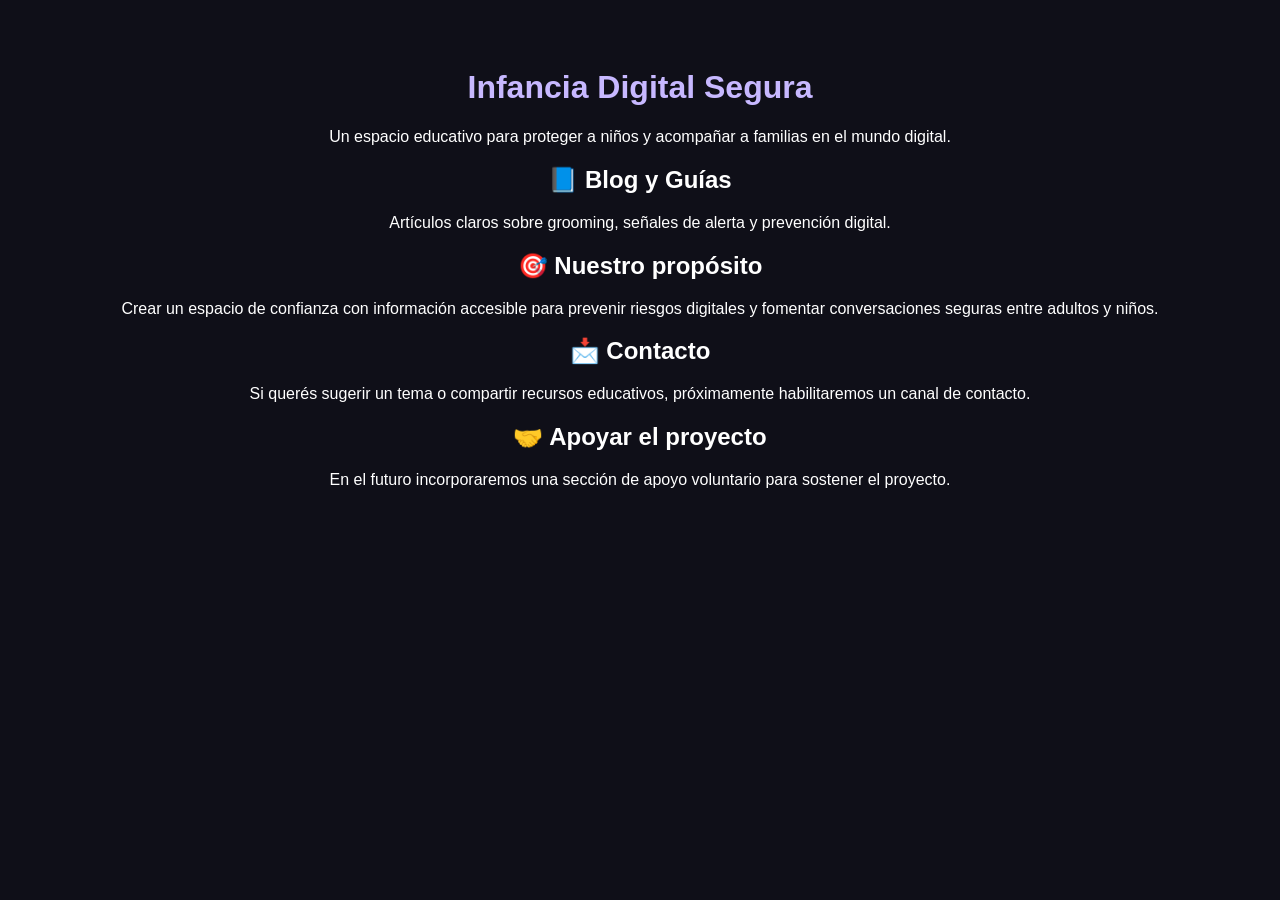
<file: proyecto_deva/index.html>
<!DOCTYPE html>
<html lang="es">
<head>
  <meta charset="UTF-8">
  <title>Infancia Digital Segura</title>
  <meta name="viewport" content="width=device-width, initial-scale=1.0">
  <link rel="stylesheet" href="style.css">
</head>
<body>

  <header>
    <h1>Infancia Digital Segura</h1>
    <p class="subtitle">Un espacio educativo para proteger a niños y acompañar a familias en el mundo digital.</p>
  </header>

  <section>
    <h2>📘 Blog y Guías</h2>
    <p>Artículos claros sobre grooming, señales de alerta y prevención digital.</p>
  </section>

  <section>
    <h2>🎯 Nuestro propósito</h2>
    <p>
      Crear un espacio de confianza con información accesible para prevenir riesgos digitales
      y fomentar conversaciones seguras entre adultos y niños.
    </p>
  </section>

  <section>
    <h2>📩 Contacto</h2>
    <p>
      Si querés sugerir un tema o compartir recursos educativos, próximamente habilitaremos
      un canal de contacto.
    </p>
  </section>

  <section>
    <h2>🤝 Apoyar el proyecto</h2>
    <p>
      En el futuro incorporaremos una sección de apoyo voluntario para sostener el proyecto.
    </p>
  </section>

</body>
</html>
</file>
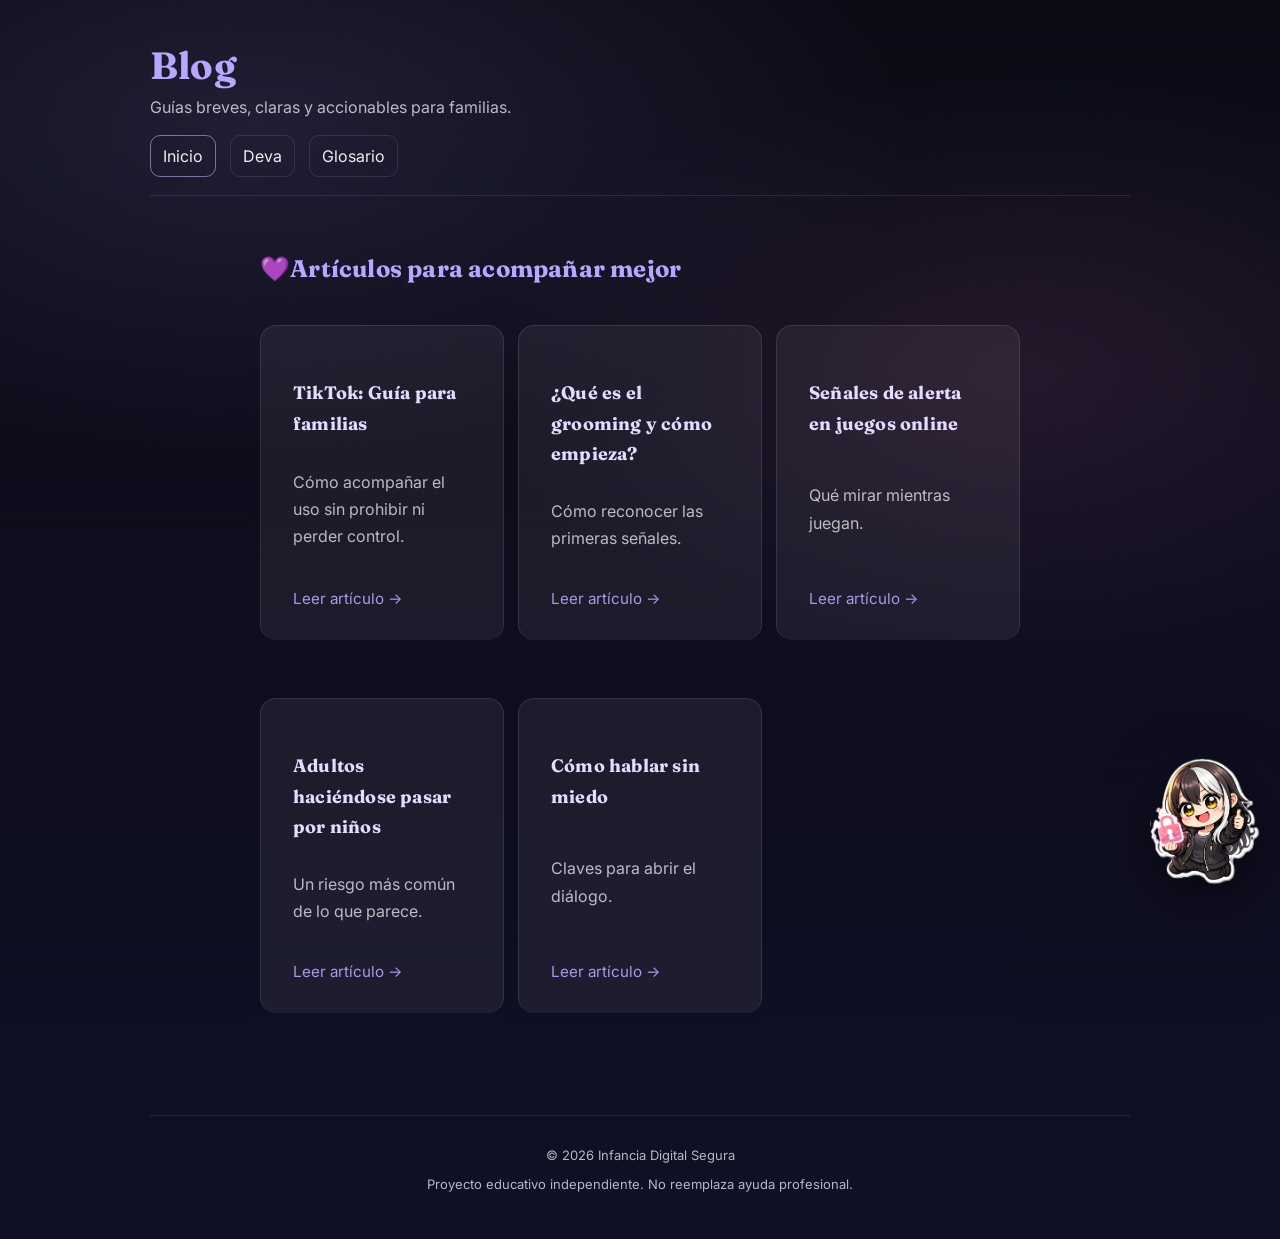
<file: blog.html>
<!doctype html>
<html lang="es">
  <head>
    <meta charset="UTF-8" />
    <meta name="viewport" content="width=device-width, initial-scale=1.0" />
    <link rel="icon" type="image/png" href="assets/favicon.png" />

    <title>Blog | Infancia Digital Segura</title>

    <link rel="canonical" href="https://proyectodeva.com.ar/blog.html" />

    <link rel="preconnect" href="https://fonts.googleapis.com" />
    <link rel="preconnect" href="https://fonts.gstatic.com" crossorigin />
    <link
      href="https://fonts.googleapis.com/css2?family=Fraunces:opsz,wght@9..144,600;9..144,700&family=Inter:wght@400;500;600&display=swap"
      rel="stylesheet"
    />

    <meta property="og:title" content="Blog | Infancia Digital Segura" />
    <meta
      property="og:description"
      content="Guías claras para familias: señales de alerta, prevención y acompañamiento."
    />
    <meta property="og:type" content="website" />
    <meta property="og:url" content="https://proyectodeva.com.ar/blog.html" />
    <meta
      property="og:image"
      content="https://proyectodeva.com.ar/assets/og.png"
    />

    <meta name="twitter:card" content="summary_large_image" />
    <meta
      name="twitter:image"
      content="https://proyectodeva.com.ar/assets/og.png"
    />
    <meta name="twitter:title" content="Blog | Infancia Digital Segura" />
    <meta
      name="twitter:description"
      content="Guías claras para familias: señales de alerta, prevención y acompañamiento."
    />

    <link rel="stylesheet" href="style.css" />
    <link rel="stylesheet" href="chatbot.css" />

    <script
      defer
      src="https://cloud.umami.is/script.js"
      data-website-id="581198da-6746-4ecf-85ae-445f8507fffd"
    ></script>
  </head>

  <body>
    <!-- Deva flotante -->
    <a
      class="deva-float"
      href="#"
      onclick="openChatFromFloat(event)"
      aria-label="Hablar con Deva"
    >
      <img src="assets/deva-sticker.png" alt="Deva, guardiana del proyecto" />
    </a>

    <header class="container header">
      <div class="brand">
        <h1>Blog</h1>
        <p class="subtitle">
          Guías breves, claras y accionables para familias.
        </p>
      </div>

      <nav class="nav">
        <a class="active" href="/">Inicio</a>
        <a href="deva.html" class="btn">Deva</a>
        <a href="glosario.html" class="btn">Glosario</a>
      </nav>
    </header>

    <main class="container">
      <section class="blog-section">
        <h2>💜Artículos para acompañar mejor</h2>

        <div class="grid">
          <a
            class="card linkcard blog-card"
            href="posts/guia-tiktok-para-familias.html"
          >
            <h3>TikTok: Guía para familias</h3>
            <p>Cómo acompañar el uso sin prohibir ni perder control.</p>
            <span class="post-readmore">Leer artículo →</span>
          </a>

          <a
            class="card linkcard blog-card"
            href="posts/grooming-como-empieza.html"
          >
            <h3>¿Qué es el grooming y cómo empieza?</h3>
            <p>Cómo reconocer las primeras señales.</p>
            <span class="post-readmore">Leer artículo →</span>
          </a>

          <a
            class="card linkcard blog-card"
            href="posts/senales-alerta-juegos-online.html"
          >
            <h3>Señales de alerta en juegos online</h3>
            <p>Qué mirar mientras juegan.</p>
            <span class="post-readmore">Leer artículo →</span>
          </a>

          <a
            class="card linkcard blog-card"
            href="posts/adultos-haciendose-pasar-por-ninos.html"
          >
            <h3>Adultos haciéndose pasar por niños</h3>
            <p>Un riesgo más común de lo que parece.</p>
            <span class="post-readmore">Leer artículo →</span>
          </a>

          <a
            class="card linkcard blog-card"
            href="posts/como-hablar-sin-miedo.html"
          >
            <h3>Cómo hablar sin miedo</h3>
            <p>Claves para abrir el diálogo.</p>
            <span class="post-readmore">Leer artículo →</span>
          </a>
        </div>
      </section>
    </main>

    <footer class="container footer">
      <div>
        <p class="muted small">
          © <span id="year"></span> Infancia Digital Segura
        </p>
        <p class="muted small">
          Proyecto educativo independiente. No reemplaza ayuda profesional.
        </p>
      </div>
    </footer>

    <script>
      document.getElementById("year").textContent = new Date().getFullYear();
    </script>

    <script src="chatbot.js"></script>
  </body>
</html>
</file>
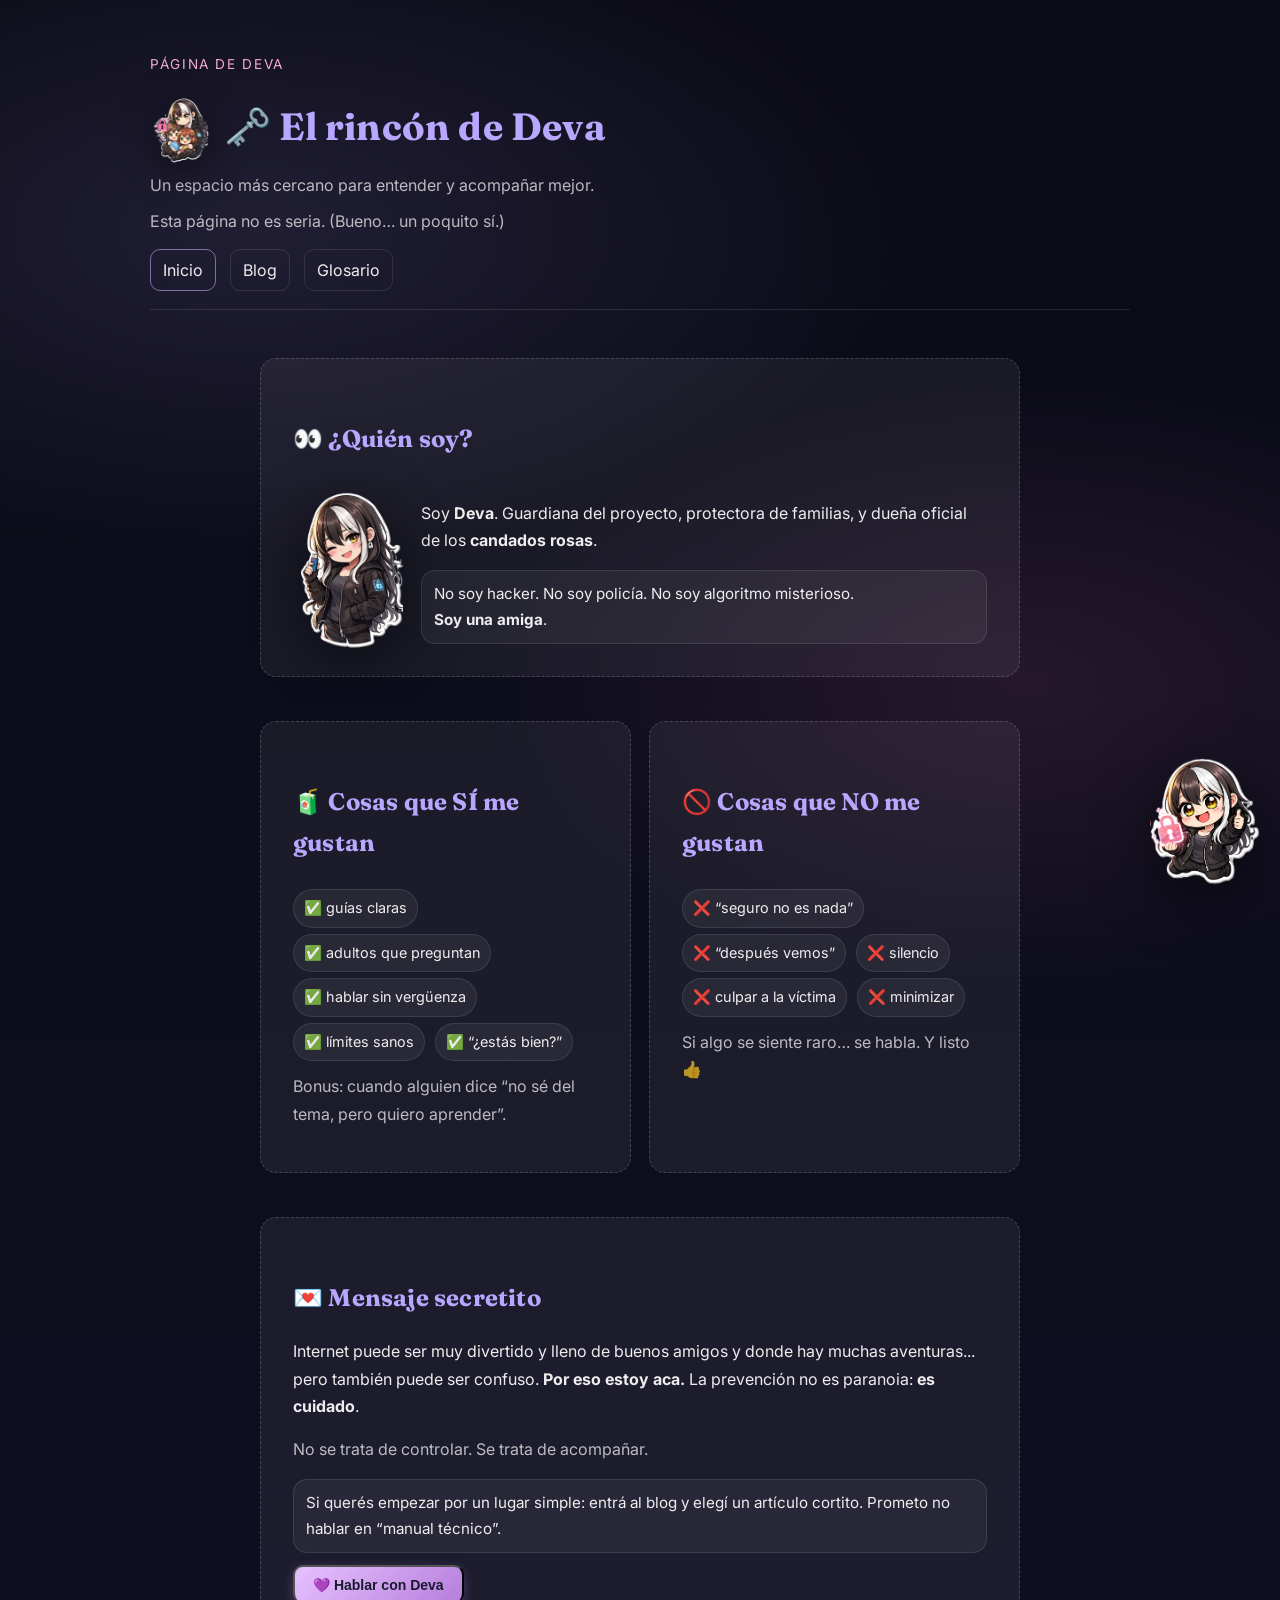
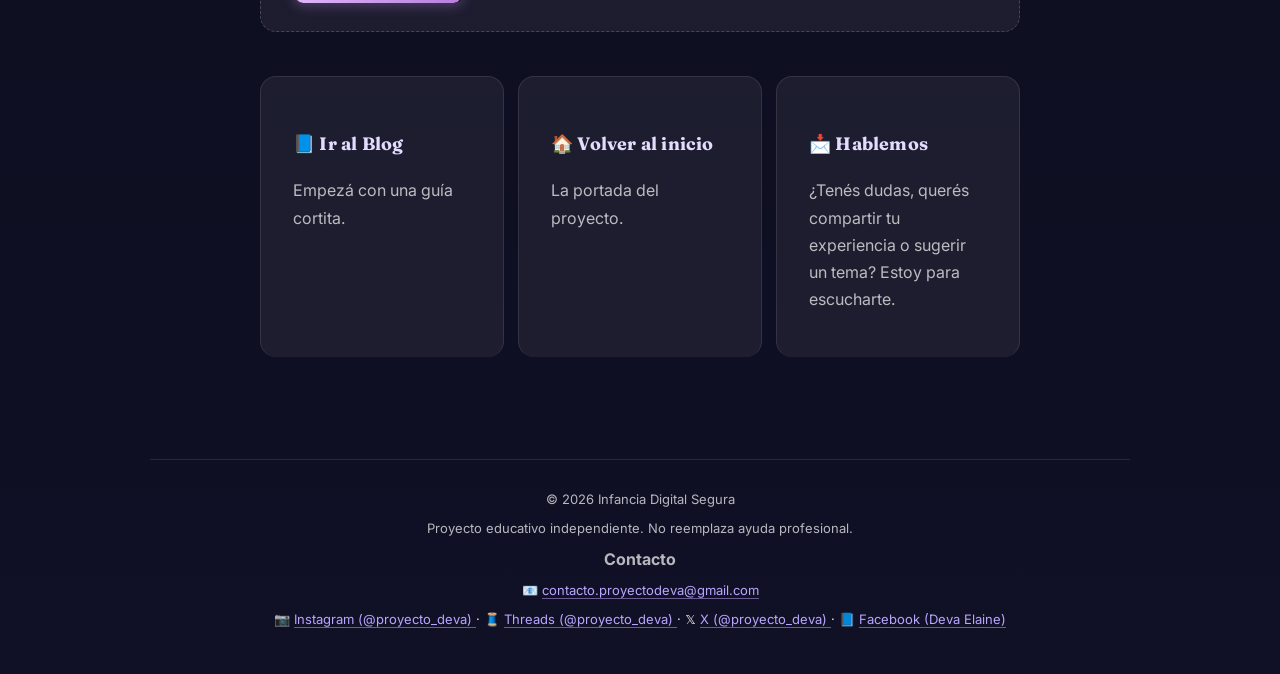
<file: deva.html>
<!doctype html>
<html lang="es">
  <head>
    <meta charset="UTF-8" />
    <meta name="viewport" content="width=device-width, initial-scale=1.0" />
    <link rel="icon" type="image/png" href="assets/favicon.png" />

    <title>Deva</title>

    <link rel="canonical" href="https://proyectodeva.com.ar/deva.html" />

    <link rel="preconnect" href="https://fonts.googleapis.com" />
    <link rel="preconnect" href="https://fonts.gstatic.com" crossorigin />
    <link
      href="https://fonts.googleapis.com/css2?family=Fraunces:opsz,wght@9..144,600;9..144,700&family=Inter:wght@400;500;600&display=swap"
      rel="stylesheet"
    />

    <meta
      name="description"
      content="Conocé a Deva, la guía del proyecto: un espacio cercano para entender y acompañar la infancia digital."
    />
    <link rel="stylesheet" href="style.css" />
    <link rel="stylesheet" href="chatbot.css" />

    <script
      defer
      src="https://cloud.umami.is/script.js"
      data-website-id="581198da-6746-4ecf-85ae-445f8507fffd"
    ></script>
  </head>

  <body>
    <a
      class="deva-float"
      href="#"
      onclick="openChatFromFloat(event)"
      aria-label="Hablar con Deva"
    >
      <img src="assets/deva-sticker.png" alt="Deva, guardiana del proyecto" />
    </a>

    <header class="container header secret-wrap">
      <div class="brand">
        <p class="secret-badge">Página de Deva</p>

        <div class="secret-title">
          <img src="assets/safe-deva.png" alt="Deva" class="title-deva" />
          <h1>🗝️ El rincón de Deva</h1>
        </div>
        <p class="subtitle">
          Un espacio más cercano para entender y acompañar mejor.
        </p>
        <p class="muted">Esta página no es seria. (Bueno… un poquito sí.)</p>
      </div>

      <nav class="nav">
        <a class="active" href="/">Inicio</a>
        <a href="blog.html">Blog</a>
        <a href="glosario.html" class="btn">Glosario</a>
      </nav>
    </header>

    <main class="container">
      <!-- Card 1: presentación graciosa -->
      <section class="card playful">
        <h2>👀 ¿Quién soy?</h2>

        <div class="deva-row">
          <img src="assets/deva-sticker2.png" alt="Deva chibi" />
          <div>
            <p>
              Soy <strong>Deva</strong>. Guardiana del proyecto, protectora de
              familias, y dueña oficial de los <strong>candados rosas</strong>.
            </p>

            <div class="note">
              No soy hacker. No soy policía. No soy algoritmo misterioso.
              <br /><strong>Soy una amiga</strong>.
            </div>
          </div>
        </div>
      </section>

      <!-- Card 2: cosas que le gustan / no le gustan -->
      <section class="secret-grid">
        <section class="card playful">
          <h2>🧃 Cosas que SÍ me gustan</h2>
          <span class="smallchip">✅ guías claras</span>
          <span class="smallchip">✅ adultos que preguntan</span>
          <span class="smallchip">✅ hablar sin vergüenza</span>
          <span class="smallchip">✅ límites sanos</span>
          <span class="smallchip">✅ “¿estás bien?”</span>

          <p class="muted" style="margin-top: 12px">
            Bonus: cuando alguien dice “no sé del tema, pero quiero aprender”.
          </p>
        </section>

        <section class="card playful">
          <h2>🚫 Cosas que NO me gustan</h2>
          <span class="smallchip">❌ “seguro no es nada”</span>
          <span class="smallchip">❌ “después vemos”</span>
          <span class="smallchip">❌ silencio</span>
          <span class="smallchip">❌ culpar a la víctima</span>
          <span class="smallchip">❌ minimizar</span>

          <p class="muted" style="margin-top: 12px">
            Si algo se siente raro… se habla. Y listo 👍
          </p>
        </section>
      </section>

      <!-- Card 3: mini mensaje -->
      <section class="card playful">
        <h2>💌 Mensaje secretito</h2>
        <p>
          Internet puede ser muy divertido y lleno de buenos amigos y donde hay
          muchas aventuras... pero también puede ser confuso.
          <strong>Por eso estoy aca.</strong>
          La prevención no es paranoia:
          <strong>es cuidado</strong>.
        </p>
        <p class="muted">No se trata de controlar. Se trata de acompañar.</p>

        <div class="note">
          Si querés empezar por un lugar simple: entrá al blog y elegí un
          artículo cortito. Prometo no hablar en “manual técnico”.
        </div>

        <button class="btn-mail" onclick="openChatFromFloat(event)">
          💜 Hablar con Deva
        </button>
      </section>

      <!-- CTAs -->
      <section class="grid">
        <a class="card linkcard" href="blog.html">
          <h3>📘 Ir al Blog</h3>
          <p>Empezá con una guía cortita.</p>
        </a>

        <a class="card linkcard" href="/">
          <h3>🏠 Volver al inicio</h3>
          <p>La portada del proyecto.</p>
        </a>

        <a class="card linkcard" href="mailto:contacto.proyectodeva@gmail.com">
          <h3>📩 Hablemos</h3>
          <p>
            ¿Tenés dudas, querés compartir tu experiencia o sugerir un tema?
            Estoy para escucharte.
          </p>
        </a>
      </section>
    </main>

    <footer class="container footer">
      <div>
        <p class="muted small">
          © <span id="year"></span> Infancia Digital Segura
        </p>
        <p class="muted small">
          Proyecto educativo independiente. No reemplaza ayuda profesional.
        </p>
      </div>

      <div class="footer-block">
        <p class="footer-title">Contacto</p>

        <p class="small">
          📧
          <a href="mailto:contacto.proyectodeva@gmail.com"
            >contacto.proyectodeva@gmail.com</a
          >
        </p>

        <p class="small">
          📷
          <a
            href="https://www.instagram.com/proyecto_deva/"
            target="_blank"
            rel="noopener noreferrer"
          >
            Instagram (@proyecto_deva)
          </a>
          · 🧵
          <a
            href="https://www.threads.com/@proyecto_deva"
            target="_blank"
            rel="noopener noreferrer"
          >
            Threads (@proyecto_deva)
          </a>
          · 𝕏
          <a
            href="https://x.com/proyecto_deva"
            target="_blank"
            rel="noopener noreferrer"
          >
            X (@proyecto_deva)
          </a>
          · 📘
          <a
            href="https://www.facebook.com/ProyectoDeva"
            target="_blank"
            rel="noopener noreferrer"
          >
            Facebook (Deva Elaine)
          </a>

          <!--
          ·
          🎵
          <a href="https://www.tiktok.com/@proyecto_deva" target="_blank" rel="noopener noreferrer">
          TikTok (@proyecto_deva)
          </a> -->
        </p>
      </div>
    </footer>

    <script>
      document.getElementById("year").textContent = new Date().getFullYear();
    </script>

    <script src="chatbot.js"></script>
  </body>
</html>
</file>
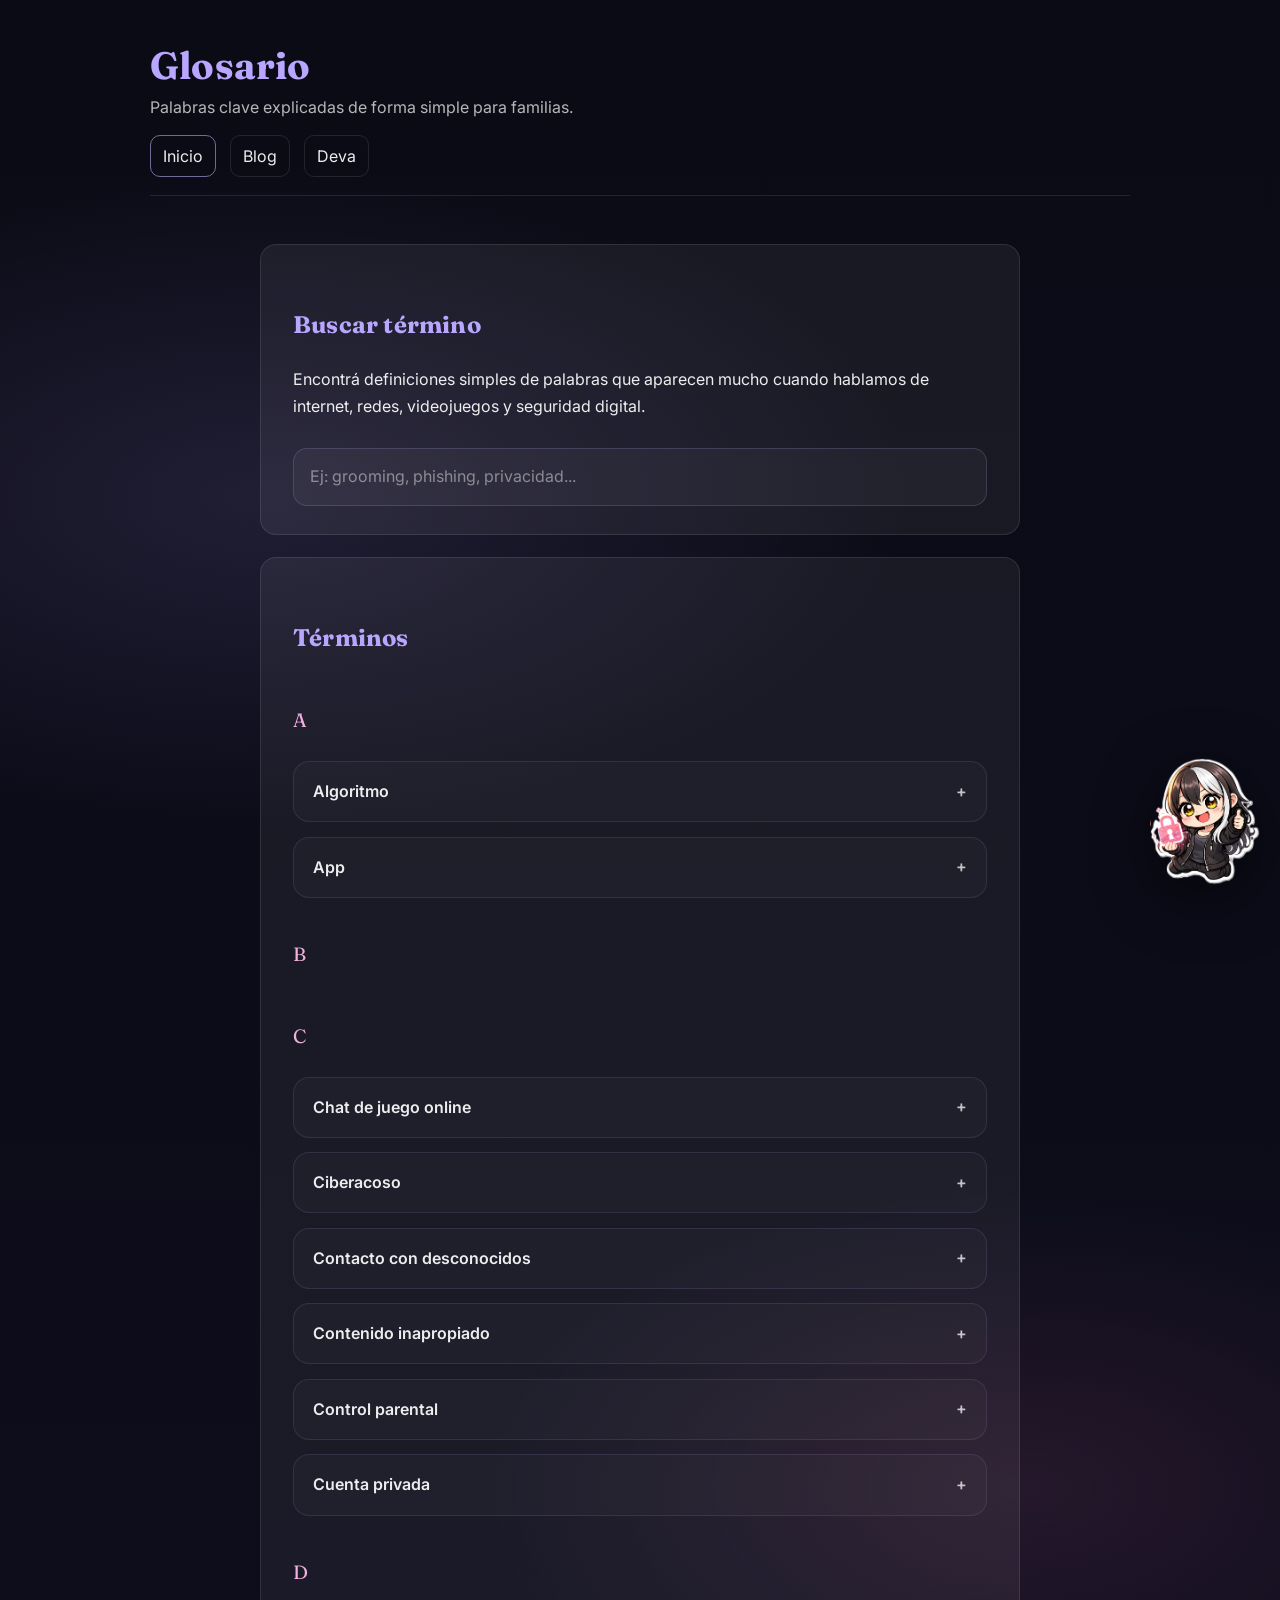
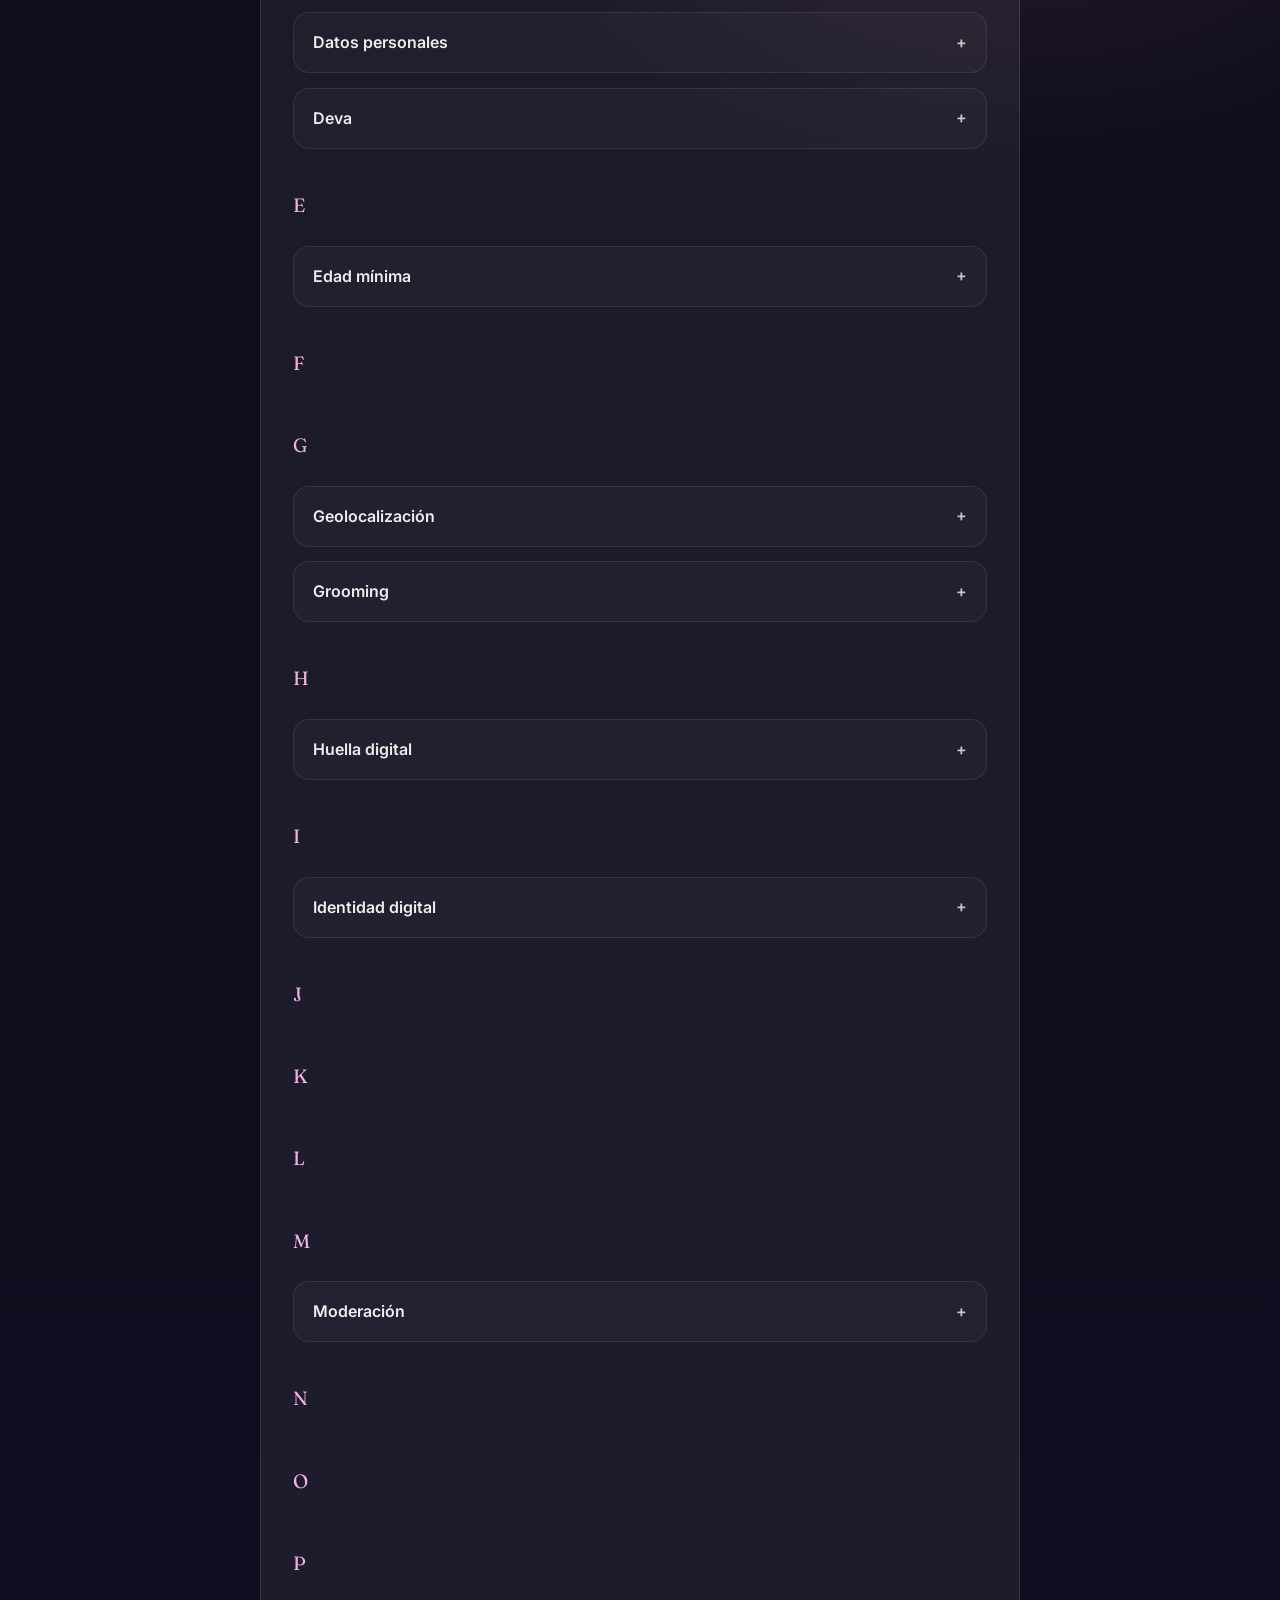
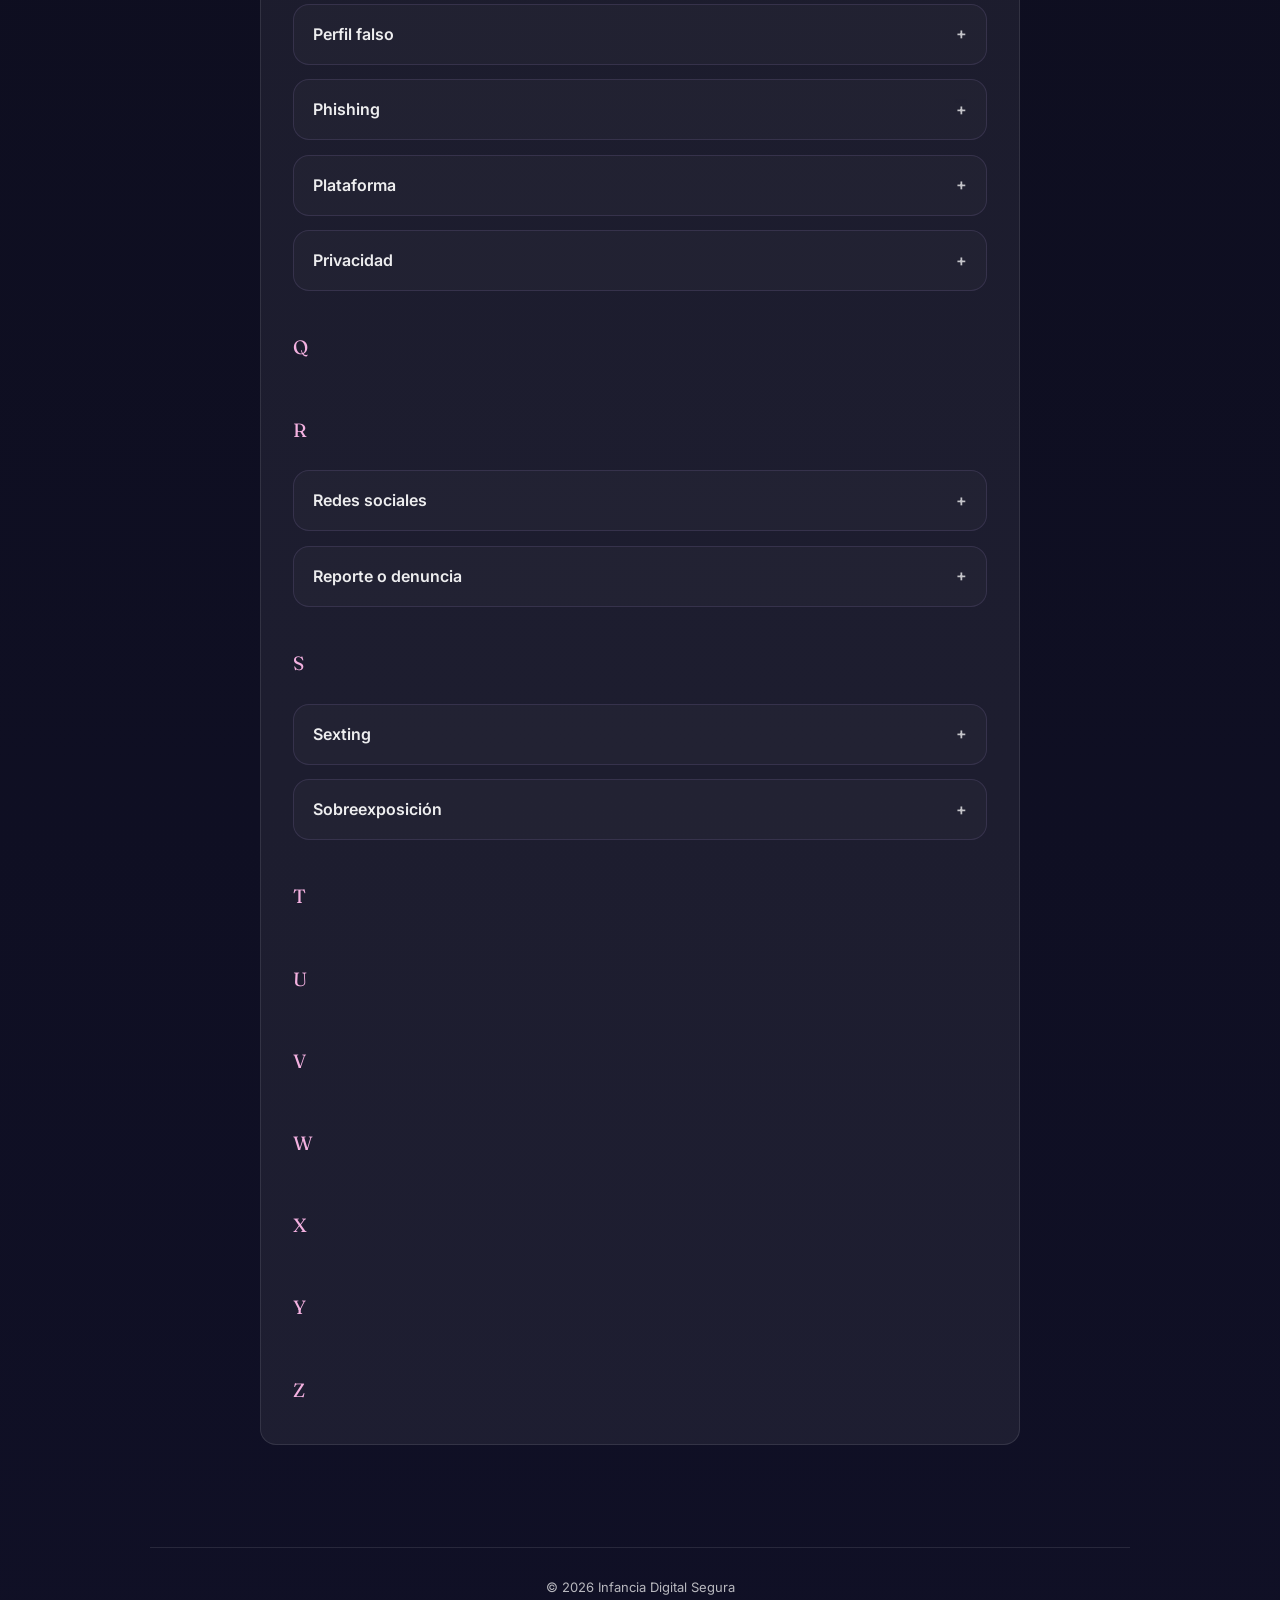
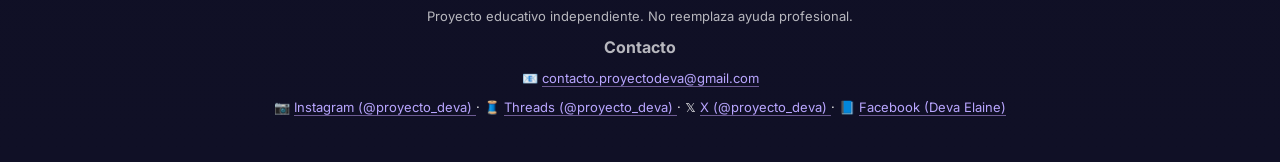
<file: glosario.html>
<!doctype html>
<html lang="es">
  <head>
    <meta charset="UTF-8" />
    <meta name="viewport" content="width=device-width, initial-scale=1.0" />
    <link rel="icon" type="image/png" href="assets/favicon.png" />

    <title>Glosario | Infancia Digital Segura</title>

    <link rel="canonical" href="https://proyectodeva.com.ar/glosario.html" />

    <link rel="preconnect" href="https://fonts.googleapis.com" />
    <link rel="preconnect" href="https://fonts.gstatic.com" crossorigin />
    <link
      href="https://fonts.googleapis.com/css2?family=Fraunces:opsz,wght@9..144,600;9..144,700&family=Inter:wght@400;500;600&display=swap"
      rel="stylesheet"
    />

    <meta property="og:title" content="Glosario | Infancia Digital Segura" />
    <meta
      property="og:description"
      content="Conceptos clave para entender mejor el mundo digital de niños y adolescentes."
    />
    <meta property="og:type" content="website" />
    <meta
      property="og:url"
      content="https://proyectodeva.com.ar/glosario.html"
    />
    <meta
      property="og:image"
      content="https://proyectodeva.com.ar/assets/og.png"
    />

    <meta name="twitter:card" content="summary_large_image" />
    <meta
      name="twitter:image"
      content="https://proyectodeva.com.ar/assets/og.png"
    />
    <meta name="twitter:title" content="Glosario | Infancia Digital Segura" />
    <meta
      name="twitter:description"
      content="Conceptos clave para entender mejor el mundo digital de niños y adolescentes."
    />

    <link rel="stylesheet" href="style.css" />
    <link rel="stylesheet" href="chatbot.css" />

    <script
      defer
      src="https://cloud.umami.is/script.js"
      data-website-id="581198da-6746-4ecf-85ae-445f8507fffd"
    ></script>
  </head>

  <body>
    <a class="deva-float" href="#" onclick="openChatFromFloat(event)">
      <img src="assets/deva-sticker.png" alt="Deva, guardiana del proyecto" />
    </a>

    <header class="container header">
      <div class="brand">
        <h1>Glosario</h1>
        <p class="subtitle">
          Palabras clave explicadas de forma simple para familias.
        </p>
      </div>

      <nav class="nav">
        <a class="active" href="/">Inicio</a>
        <a href="blog.html">Blog</a>
        <a href="deva.html" class="btn">Deva</a>
      </nav>
    </header>

    <main class="container">
      <section class="card">
        <h2>Buscar término</h2>
        <p class="glossary-intro">
          Encontrá definiciones simples de palabras que aparecen mucho cuando
          hablamos de internet, redes, videojuegos y seguridad digital.
        </p>

        <input
          type="text"
          id="glossarySearch"
          class="glossary-search"
          placeholder="Ej: grooming, phishing, privacidad..."
          aria-label="Buscar término en el glosario"
        />
        <p id="noResultsMessage" class="muted small glossary-empty" hidden>
          No encontramos ese término en el glosario.
        </p>
      </section>

      <section class="card">
        <h2>Términos</h2>

        <div class="glossary-list" id="glossaryList">
          <div class="glossary-letter">A</div>
          <details class="glossary-item" data-term="algoritmo">
            <summary>Algoritmo</summary>
            <p>
              Conjunto de reglas que usan las plataformas para decidir qué
              contenido mostrar primero, qué recomendar y qué aparece más
              visible para cada persona.
            </p>
          </details>

          <details class="glossary-item" data-term="app">
            <summary>App</summary>
            <p>
              Aplicación que se instala en el celular o tablet. Muchas permiten
              interacción con otras personas, compartir contenido o acceder a
              chats.
            </p>
          </details>

          <div class="glossary-letter">B</div>

          <div class="glossary-letter">C</div>
          <details class="glossary-item" data-term="chat de juego online">
            <summary>Chat de juego online</summary>
            <p>
              Espacio dentro de videojuegos donde los jugadores pueden hablar
              entre sí por texto o voz. Puede ser divertido, pero también
              exponer a chicos a desconocidos o situaciones incómodas.
            </p>
          </details>

          <details class="glossary-item" data-term="ciberacoso">
            <summary>Ciberacoso</summary>
            <p>
              Hostigamiento, burlas, amenazas o humillaciones que ocurren a
              través de redes sociales, chats, juegos online u otros espacios
              digitales.
            </p>
          </details>

          <details class="glossary-item" data-term="contacto con desconocidos">
            <summary>Contacto con desconocidos</summary>
            <p>
              Interacciones con personas que no conocemos en la vida real. Puede
              ocurrir en juegos, redes sociales o aplicaciones de chat.
            </p>
          </details>

          <details class="glossary-item" data-term="contenido inapropiado">
            <summary>Contenido inapropiado</summary>
            <p>
              Material que no es adecuado para la edad del niño o adolescente,
              como violencia, contenido sexual, lenguaje agresivo o situaciones
              perturbadoras.
            </p>
          </details>

          <details class="glossary-item" data-term="control parental">
            <summary>Control parental</summary>
            <p>
              Herramientas que ayudan a acompañar el uso de dispositivos,
              limitar contenidos o gestionar tiempos de pantalla. Son un apoyo,
              pero no reemplazan el diálogo.
            </p>
          </details>

          <details class="glossary-item" data-term="cuenta privada">
            <summary>Cuenta privada</summary>
            <p>
              Configuración que limita quién puede ver publicaciones, historias
              o información de un perfil. Ayuda a reducir la exposición, aunque
              no elimina todos los riesgos.
            </p>
          </details>

          <div class="glossary-letter">D</div>
          <details class="glossary-item" data-term="datos personales">
            <summary>Datos personales</summary>
            <p>
              Información que identifica a una persona, como nombre, edad,
              escuela, dirección, teléfono o ubicación.
            </p>
          </details>

          <details class="glossary-item" data-term="deva">
            <summary>Deva</summary>
            <p>
              Deva es la cara (y la guardiana) de este proyecto. No lo sabe
              todo, pero está para acompañar, hacer preguntas incómodas cuando
              hace falta y ayudarte a entender mejor lo que pasa en el mundo
              digital de los chicos.
            </p>
          </details>

          <div class="glossary-letter">E</div>
          <details class="glossary-item" data-term="edad mínima">
            <summary>Edad mínima</summary>
            <p>
              Es la edad recomendada o requerida para usar una app, red social o
              juego online. En redes sociales, la mayoría permite crear cuentas
              a partir de los 13 años, aunque eso no significa que sean seguras
              sin acompañamiento.
            </p>
            <p>
              En juegos online, la edad depende del contenido y suele indicarse
              con clasificaciones como +7, +10, +12, +16 o +18. Estas tienen en
              cuenta factores como violencia, lenguaje o interacciones dentro
              del juego.
            </p>
            <p>
              Más que la edad, lo más importante es entender qué puede hacer el
              chico dentro de la plataforma (especialmente si hay chat o
              contacto con desconocidos) y acompañar ese uso.
            </p>
          </details>

          <div class="glossary-letter">F</div>

          <div class="glossary-letter">G</div>
          <details class="glossary-item" data-term="geolocalización">
            <summary>Geolocalización</summary>
            <p>
              Función que permite conocer la ubicación de una persona a través
              de su dispositivo. Puede exponer dónde vive, estudia o se mueve.
            </p>
          </details>

          <details class="glossary-item" data-term="grooming">
            <summary>Grooming</summary>
            <p>
              Situación en la que una persona adulta se acerca a un menor por
              internet para ganarse su confianza con fines de abuso,
              manipulación o explotación.
            </p>
          </details>

          <div class="glossary-letter">H</div>
          <details class="glossary-item" data-term="huella digital">
            <summary>Huella digital</summary>
            <p>
              Todo lo que una persona va dejando en internet con su actividad:
              publicaciones, comentarios, fotos, likes, registros y cuentas
              viejas.
            </p>
          </details>

          <div class="glossary-letter">I</div>
          <details class="glossary-item" data-term="identidad digital">
            <summary>Identidad digital</summary>
            <p>
              Es cómo una persona se muestra y es percibida en internet, a
              través de sus perfiles, publicaciones, comentarios e
              interacciones.
            </p>
            <p>
              Detalle: la identidad digital no siempre refleja la identidad
              real.
            </p>
          </details>

          <div class="glossary-letter">J</div>

          <div class="glossary-letter">K</div>

          <div class="glossary-letter">L</div>

          <div class="glossary-letter">M</div>
          <details class="glossary-item" data-term="moderación">
            <summary>Moderación</summary>
            <p>
              Control que ejercen las plataformas para eliminar contenido o
              comportamientos inapropiados. No siempre es suficiente ni
              inmediata.
            </p>
          </details>

          <div class="glossary-letter">N</div>

          <div class="glossary-letter">O</div>

          <div class="glossary-letter">P</div>
          <details class="glossary-item" data-term="perfil falso">
            <summary>Perfil falso</summary>
            <p>
              Cuenta creada con una identidad inventada o engañosa. Puede ser
              usada para manipular, espiar o acercarse a menores.
            </p>
          </details>

          <details class="glossary-item" data-term="phishing">
            <summary>Phishing</summary>
            <p>
              Es un intento de engaño para robar datos personales, contraseñas o
              información bancaria mediante mensajes, correos o páginas falsas
              que parecen reales.
            </p>
            <p>
              Por ejemplo: un mensaje que dice "tu cuenta fue bloqueada, ingresá
              acá" o un link que imita una página oficial (como un banco o una
              red social).
            </p>
            <p>
              Una señal común es la urgencia o el miedo ("si no haces esto
              ahora, perdés tu cuenta") para que la persona actúe sin pensar.
            </p>
            <p>
              Si algo te apura, te asusta o te pide datos sensibles… es una
              alerta.
            </p>
          </details>

          <details class="glossary-item" data-term="plataforma">
            <summary>Plataforma</summary>
            <p>
              Espacio digital donde se interactúa, como redes sociales, juegos
              online o apps.
            </p>
          </details>

          <details class="glossary-item" data-term="privacidad">
            <summary>Privacidad</summary>
            <p>
              Derecho a decidir qué información personal compartimos, con quién
              y en qué contexto. En internet incluye fotos, ubicación, rutinas,
              escuela, teléfono y más.
            </p>
          </details>

          <div class="glossary-letter">Q</div>

          <div class="glossary-letter">R</div>
          <details class="glossary-item" data-term="redes sociales">
            <summary>Redes sociales</summary>
            <p>
              Aplicaciones donde las personas comparten contenido e interactúan,
              como TikTok, Instagram o Facebook.
            </p>
          </details>

          <details class="glossary-item" data-term="reporte o denuncia">
            <summary>Reporte o denuncia</summary>
            <p>
              Función que ofrecen plataformas y juegos para avisar sobre
              conductas abusivas, perfiles falsos, acoso o contenido
              inapropiado.
            </p>
          </details>

          <div class="glossary-letter">S</div>
          <details class="glossary-item" data-term="sexting">
            <summary>Sexting</summary>
            <p>
              Envío de mensajes, fotos o videos íntimos por medios digitales.
              Puede implicar riesgos si ese contenido se comparte sin
              consentimiento o se usa para presionar.
            </p>
          </details>

          <details class="glossary-item" data-term="sobreexposición">
            <summary>Sobreexposición</summary>
            <p>
              Compartir demasiada información personal en internet, lo que puede
              aumentar los riesgos de privacidad o contacto no deseado.
            </p>
          </details>

          <div class="glossary-letter">T</div>

          <div class="glossary-letter">U</div>

          <div class="glossary-letter">V</div>

          <div class="glossary-letter">W</div>

          <div class="glossary-letter">X</div>

          <div class="glossary-letter">Y</div>

          <div class="glossary-letter">Z</div>
        </div>
      </section>
    </main>

    <footer class="container footer">
      <div>
        <p class="muted small">
          © <span id="year"></span> Infancia Digital Segura
        </p>
        <p class="muted small">
          Proyecto educativo independiente. No reemplaza ayuda profesional.
        </p>
      </div>

      <div class="footer-block">
        <p class="footer-title">Contacto</p>

        <p class="small">
          📧
          <a href="mailto:contacto.proyectodeva@gmail.com"
            >contacto.proyectodeva@gmail.com</a
          >
        </p>

        <p class="small">
          📷
          <a
            href="https://www.instagram.com/proyecto_deva/"
            target="_blank"
            rel="noopener noreferrer"
          >
            Instagram (@proyecto_deva)
          </a>
          · 🧵
          <a
            href="https://www.threads.com/@proyecto_deva"
            target="_blank"
            rel="noopener noreferrer"
          >
            Threads (@proyecto_deva)
          </a>
          · 𝕏
          <a
            href="https://x.com/proyecto_deva"
            target="_blank"
            rel="noopener noreferrer"
          >
            X (@proyecto_deva)
          </a>
          · 📘
          <a
            href="https://www.facebook.com/ProyectoDeva"
            target="_blank"
            rel="noopener noreferrer"
          >
            Facebook (Deva Elaine)
          </a>

          <!--
          ·
          🎵
          <a href="https://www.tiktok.com/@proyecto_deva" target="_blank" rel="noopener noreferrer">
          TikTok (@proyecto_deva)
          </a> -->
        </p>
      </div>
    </footer>

    <script>
      document.getElementById("year").textContent = new Date().getFullYear();

      const searchInput = document.getElementById("glossarySearch");
      const terms = document.querySelectorAll(".glossary-item");
      const letters = document.querySelectorAll(".glossary-letter");
      const emptyMessage = document.getElementById("noResultsMessage");

      searchInput.addEventListener("input", function () {
        const query = this.value.toLowerCase().trim();
        let visibleCount = 0;

        terms.forEach((term) => {
          const keyword = term.dataset.term.toLowerCase();
          const text = term.textContent.toLowerCase();
          const matches = keyword.includes(query) || text.includes(query);

          term.style.display = matches ? "" : "none";

          if (query && matches) {
            term.setAttribute("open", "");
          } else {
            term.removeAttribute("open");
          }

          if (matches) {
            visibleCount++;
          }
        });

        letters.forEach((letter) => {
          let next = letter.nextElementSibling;
          let hasVisible = false;

          while (next && !next.classList.contains("glossary-letter")) {
            if (
              next.classList.contains("glossary-item") &&
              next.style.display !== "none"
            ) {
              hasVisible = true;
            }
            next = next.nextElementSibling;
          }

          letter.style.display = hasVisible ? "" : "none";
        });

        emptyMessage.hidden = visibleCount !== 0;
      });
    </script>

    <script src="chatbot.js"></script>
  </body>
</html>
</file>
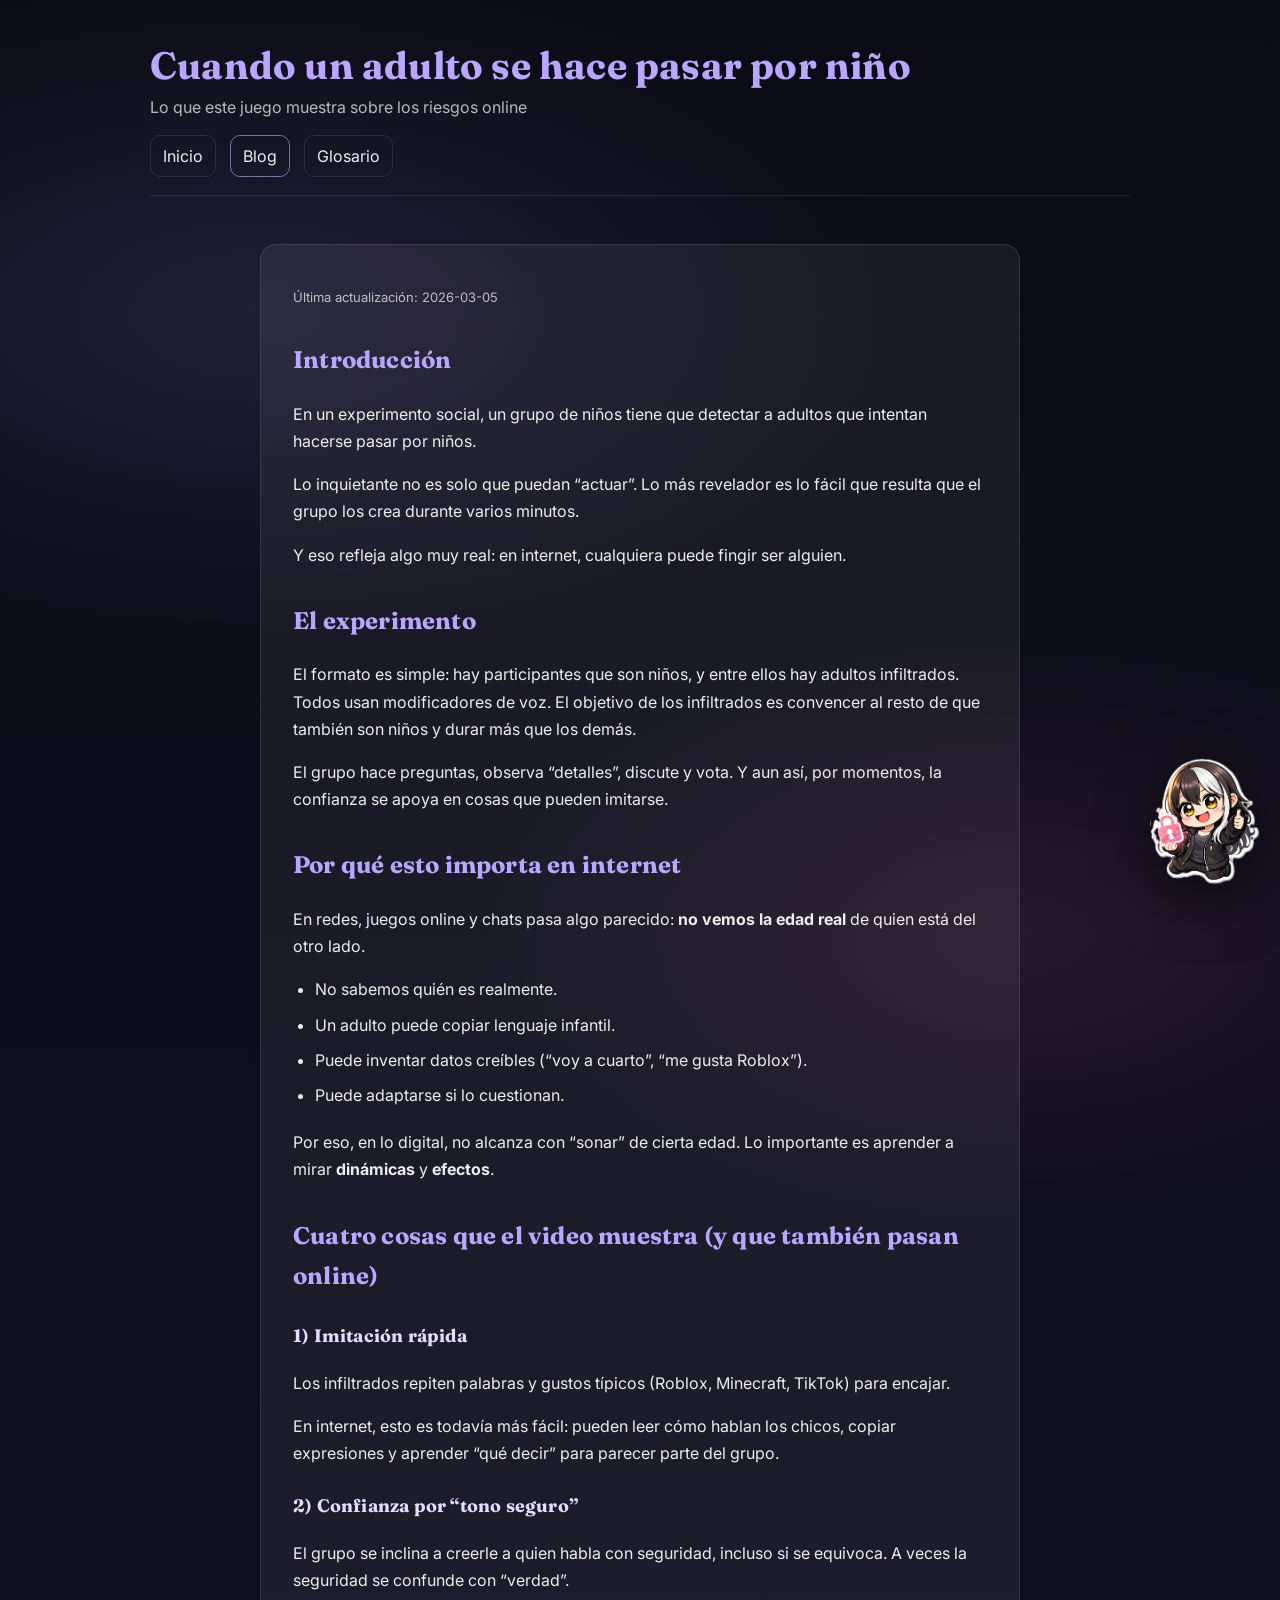
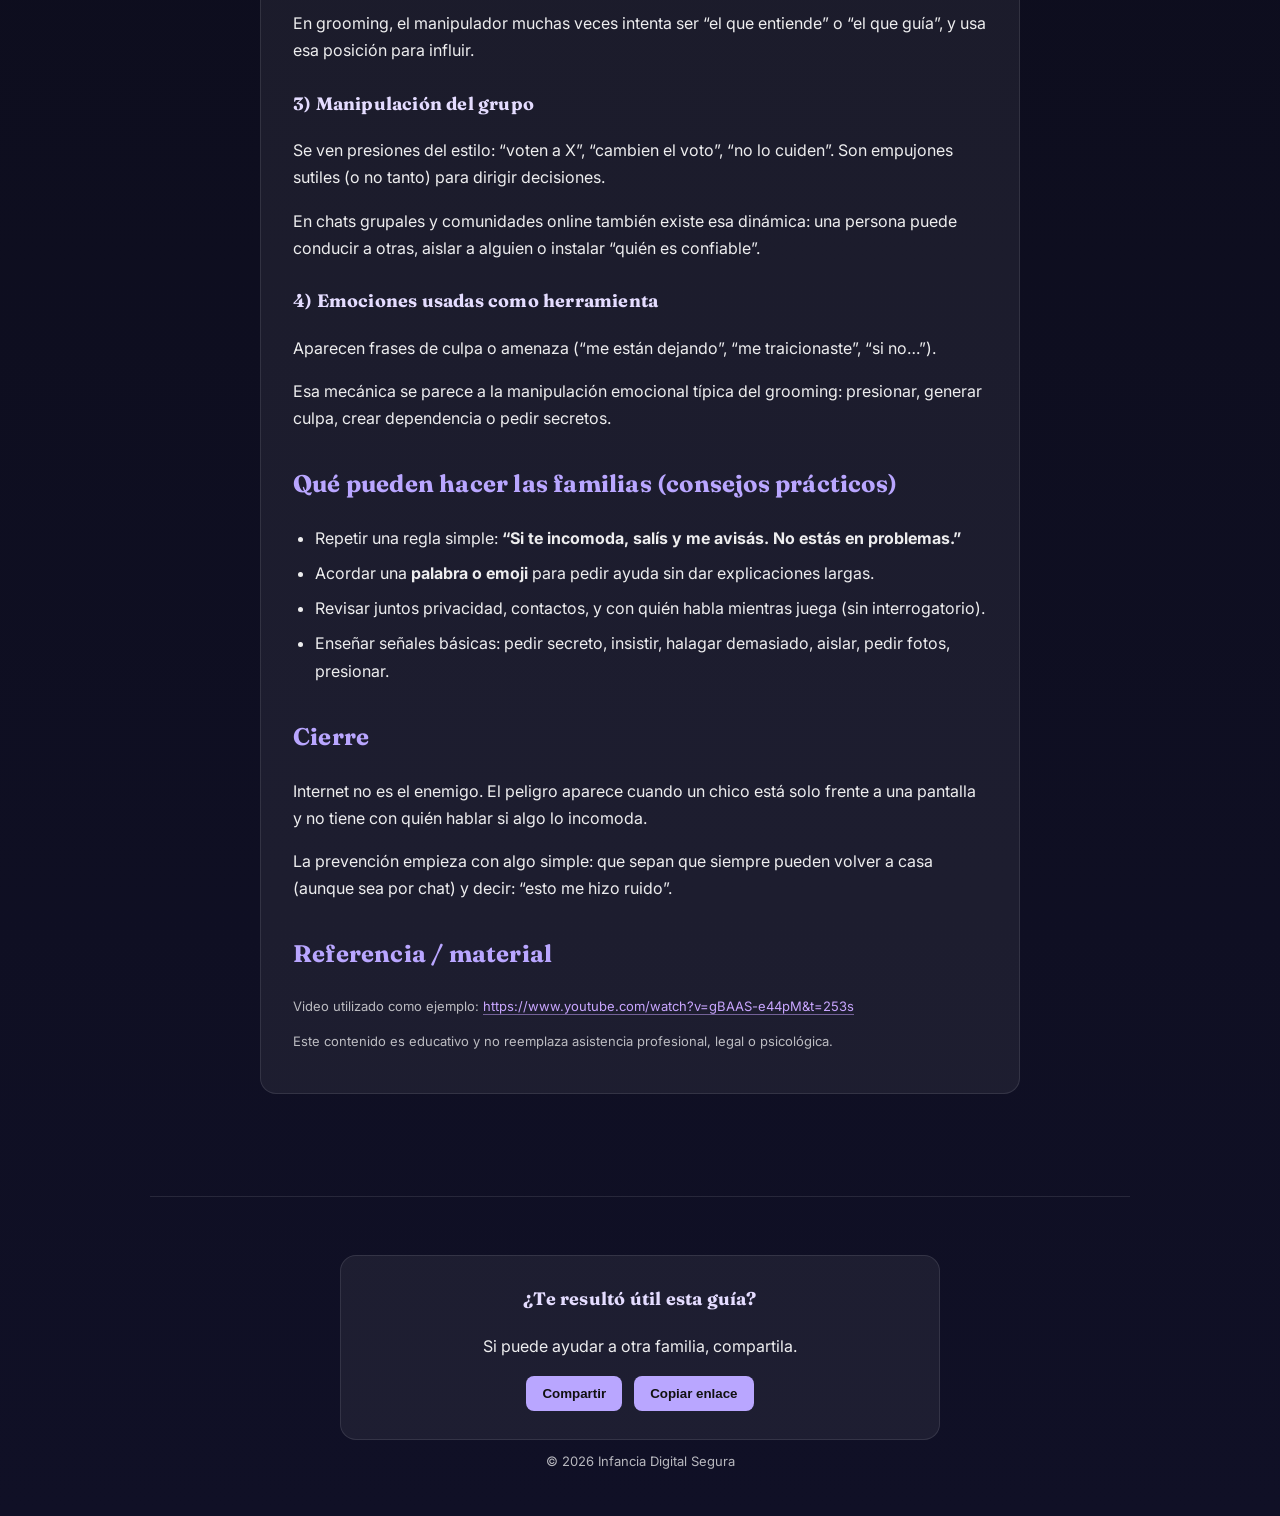
<file: posts/adultos-haciendose-pasar-por-ninos.html>
<!doctype html>
<html lang="es">
  <head>
    <meta charset="UTF-8" />
    <meta name="viewport" content="width=device-width, initial-scale=1.0" />
    <link rel="icon" type="image/png" href="../assets/favicon.png" />

    <title>
      Cuando un adulto se hace pasar por niño: lo que este juego muestra sobre
      los riesgos online
    </title>

    <link
      rel="canonical"
      href="https://proyectodeva.com.ar/posts/adultos-haciendose-pasar-por-ninos.html"
    />

    <link rel="preconnect" href="https://fonts.googleapis.com" />
    <link rel="preconnect" href="https://fonts.gstatic.com" crossorigin />
    <link
      href="https://fonts.googleapis.com/css2?family=Fraunces:opsz,wght@9..144,600;9..144,700&family=Inter:wght@400;500;600&display=swap"
      rel="stylesheet"
    />

    <meta property="og:title" content="Infancia Digital Segura" />
    <meta
      property="og:description"
      content="Un experimento social muestra lo fácil que es fingir identidad online. Señales, dinámicas y consejos prácticos para familias."
    />
    <meta property="og:type" content="article" />
    <meta property="og:url" content="https://proyectodeva.com.ar/" />
    <meta
      property="og:image"
      content="https://proyectodeva.com.ar/assets/og.png"
    />

    <meta name="twitter:card" content="summary_large_image" />
    <meta
      name="twitter:image"
      content="https://proyectodeva.com.ar/assets/og.png"
    />
    <meta name="twitter:title" content="Infancia Digital Segura" />
    <meta
      name="twitter:description"
      content="Guías claras para familias: señales de alerta, prevención y acompañamiento."
    />

    <meta
      name="description"
      content="Qué muestra un experimento sobre adultos haciéndose pasar por niños y por qué es importante para entender riesgos online y grooming."
    />
    <link rel="stylesheet" href="../style.css" />

    <script
      defer
      src="https://cloud.umami.is/script.js"
      data-website-id="581198da-6746-4ecf-85ae-445f8507fffd"
    ></script>
  </head>

  <body>
    <a class="deva-float" href="../deva.html" aria-label="Conocer a Deva">
      <img
        src="../assets/deva-sticker.png"
        alt="Deva, guardiana del proyecto"
      />
    </a>

    <header class="container header">
      <div class="brand">
        <h1>Cuando un adulto se hace pasar por niño</h1>
        <p class="subtitle">
          Lo que este juego muestra sobre los riesgos online
        </p>
      </div>

      <nav class="nav">
        <a href="../">Inicio</a>
        <a class="active" href="../blog.html">Blog</a>
        <a href="../glosario.html" class="btn">Glosario</a>
      </nav>
    </header>

    <main class="container">
      <section class="card">
        <p class="muted small">Última actualización: 2026-03-05</p>

        <h2>Introducción</h2>

        <p>
          En un experimento social, un grupo de niños tiene que detectar a
          adultos que intentan hacerse pasar por niños.
        </p>

        <p>
          Lo inquietante no es solo que puedan “actuar”. Lo más revelador es lo
          fácil que resulta que el grupo los crea durante varios minutos.
        </p>

        <p>
          Y eso refleja algo muy real: en internet, cualquiera puede fingir ser
          alguien.
        </p>

        <h2>El experimento</h2>

        <p>
          El formato es simple: hay participantes que son niños, y entre ellos
          hay adultos infiltrados. Todos usan modificadores de voz. El objetivo
          de los infiltrados es convencer al resto de que también son niños y
          durar más que los demás.
        </p>

        <p>
          El grupo hace preguntas, observa “detalles”, discute y vota. Y aun
          así, por momentos, la confianza se apoya en cosas que pueden imitarse.
        </p>

        <h2>Por qué esto importa en internet</h2>

        <p>
          En redes, juegos online y chats pasa algo parecido:
          <strong>no vemos la edad real</strong> de quien está del otro lado.
        </p>

        <ul class="list">
          <li>No sabemos quién es realmente.</li>
          <li>Un adulto puede copiar lenguaje infantil.</li>
          <li>
            Puede inventar datos creíbles (“voy a cuarto”, “me gusta Roblox”).
          </li>
          <li>Puede adaptarse si lo cuestionan.</li>
        </ul>

        <p>
          Por eso, en lo digital, no alcanza con “sonar” de cierta edad. Lo
          importante es aprender a mirar <strong>dinámicas</strong> y
          <strong>efectos</strong>.
        </p>

        <h2>Cuatro cosas que el video muestra (y que también pasan online)</h2>

        <h3>1) Imitación rápida</h3>
        <p>
          Los infiltrados repiten palabras y gustos típicos (Roblox, Minecraft,
          TikTok) para encajar.
        </p>
        <p>
          En internet, esto es todavía más fácil: pueden leer cómo hablan los
          chicos, copiar expresiones y aprender “qué decir” para parecer parte
          del grupo.
        </p>

        <h3>2) Confianza por “tono seguro”</h3>
        <p>
          El grupo se inclina a creerle a quien habla con seguridad, incluso si
          se equivoca. A veces la seguridad se confunde con “verdad”.
        </p>
        <p>
          En grooming, el manipulador muchas veces intenta ser “el que entiende”
          o “el que guía”, y usa esa posición para influir.
        </p>

        <h3>3) Manipulación del grupo</h3>
        <p>
          Se ven presiones del estilo: “voten a X”, “cambien el voto”, “no lo
          cuiden”. Son empujones sutiles (o no tanto) para dirigir decisiones.
        </p>
        <p>
          En chats grupales y comunidades online también existe esa dinámica:
          una persona puede conducir a otras, aislar a alguien o instalar “quién
          es confiable”.
        </p>

        <h3>4) Emociones usadas como herramienta</h3>
        <p>
          Aparecen frases de culpa o amenaza (“me están dejando”, “me
          traicionaste”, “si no…”).
        </p>
        <p>
          Esa mecánica se parece a la manipulación emocional típica del
          grooming: presionar, generar culpa, crear dependencia o pedir
          secretos.
        </p>

        <h2>Qué pueden hacer las familias (consejos prácticos)</h2>

        <ul class="list">
          <li>
            Repetir una regla simple:
            <strong
              >“Si te incomoda, salís y me avisás. No estás en
              problemas.”</strong
            >
          </li>
          <li>
            Acordar una <strong>palabra o emoji</strong> para pedir ayuda sin
            dar explicaciones largas.
          </li>
          <li>
            Revisar juntos privacidad, contactos, y con quién habla mientras
            juega (sin interrogatorio).
          </li>
          <li>
            Enseñar señales básicas: pedir secreto, insistir, halagar demasiado,
            aislar, pedir fotos, presionar.
          </li>
        </ul>

        <h2>Cierre</h2>

        <p>
          Internet no es el enemigo. El peligro aparece cuando un chico está
          solo frente a una pantalla y no tiene con quién hablar si algo lo
          incomoda.
        </p>

        <p>
          La prevención empieza con algo simple: que sepan que siempre pueden
          volver a casa (aunque sea por chat) y decir: “esto me hizo ruido”.
        </p>

        <h2>Referencia / material</h2>

        <p class="muted small">
          Video utilizado como ejemplo:
          <a
            href="https://www.youtube.com/watch?v=gBAAS-e44pM&t=253s"
            target="_blank"
            rel="noopener noreferrer"
            >https://www.youtube.com/watch?v=gBAAS-e44pM&t=253s</a
          >
        </p>

        <p class="muted small">
          Este contenido es educativo y no reemplaza asistencia profesional,
          legal o psicológica.
        </p>
      </section>
    </main>

    <footer class="container footer">
      <div class="card share-box">
        <h3 style="margin-top: 0">¿Te resultó útil esta guía?</h3>
        <p>Si puede ayudar a otra familia, compartila.</p>

        <div class="share-buttons">
          <button onclick="shareArticle()">Compartir</button>
          <button onclick="copyLink()">Copiar enlace</button>
        </div>

        <p id="copyMessage" class="muted small" style="display: none">
          Enlace copiado al portapapeles.
        </p>
      </div>

      <p class="muted small">
        © <span id="year"></span> Infancia Digital Segura
      </p>
    </footer>

    <script src="compartirblog.js"></script>
  </body>
</html>
</file>
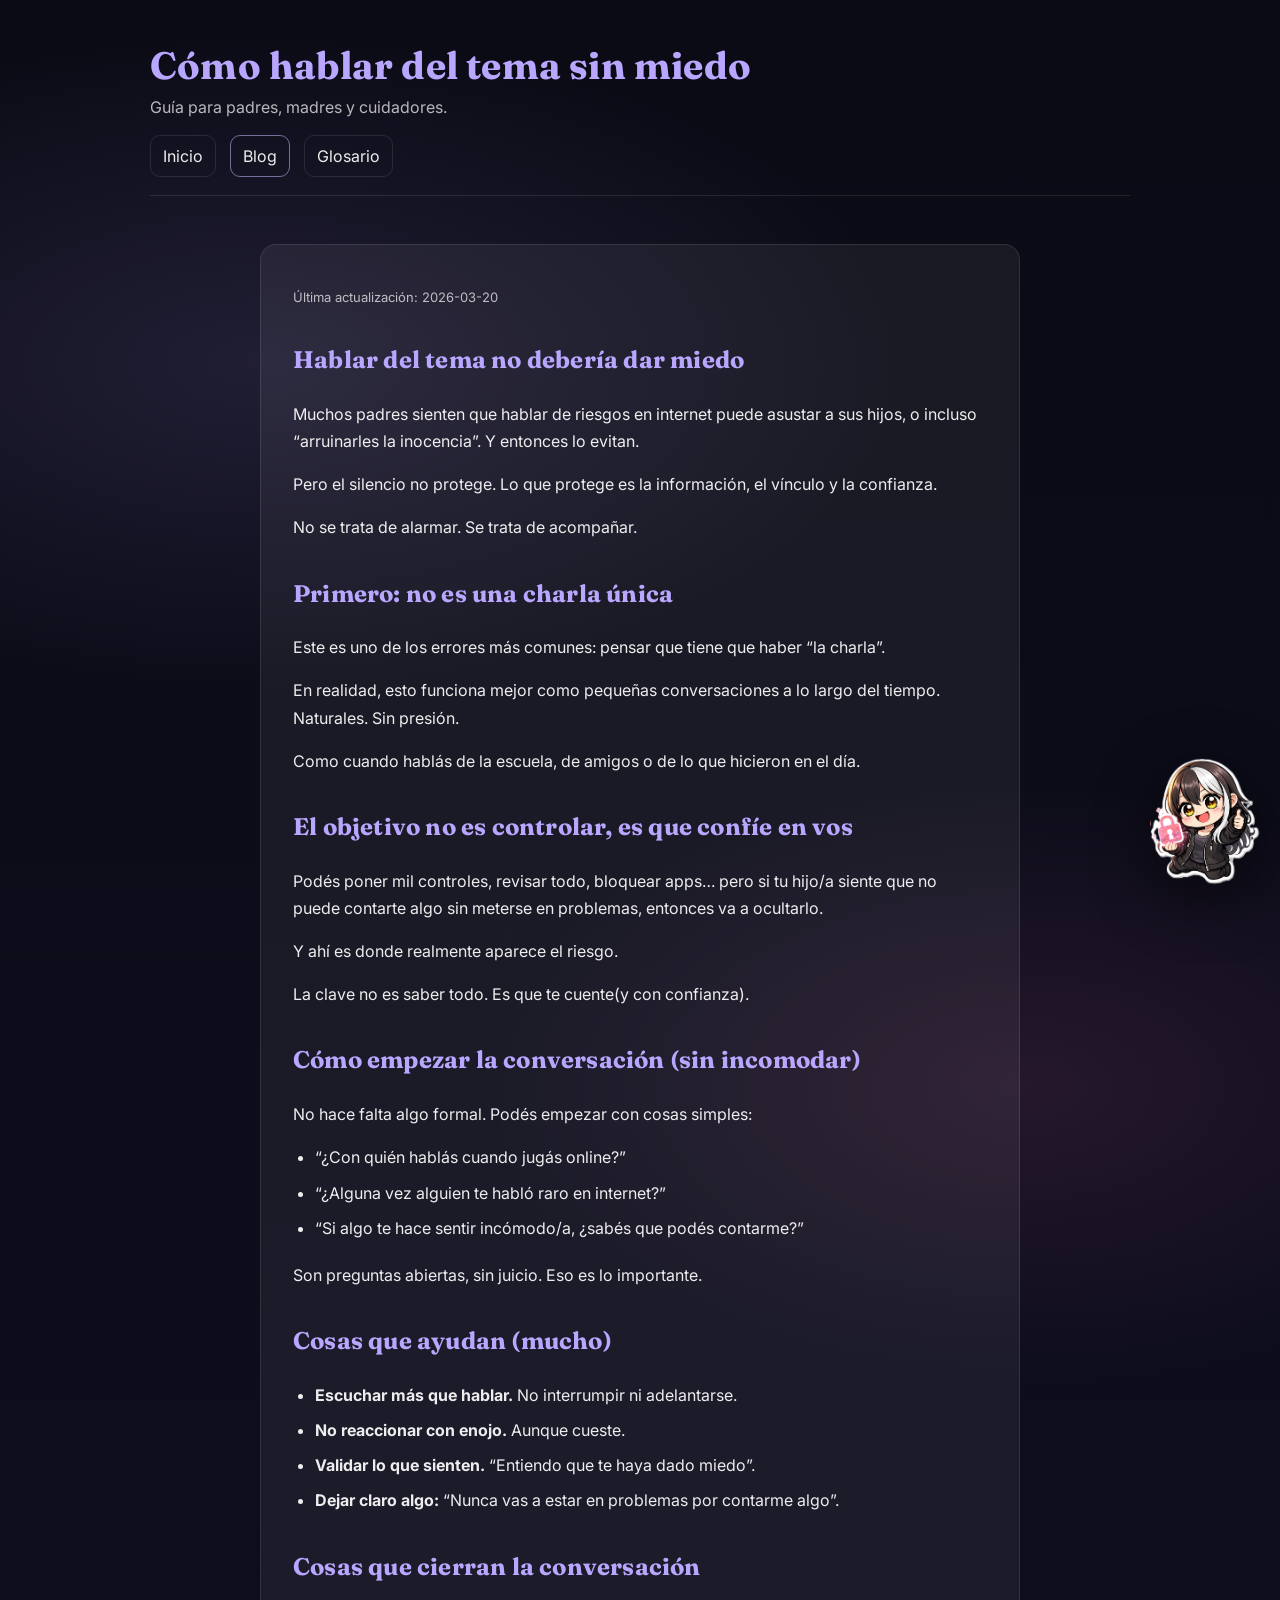
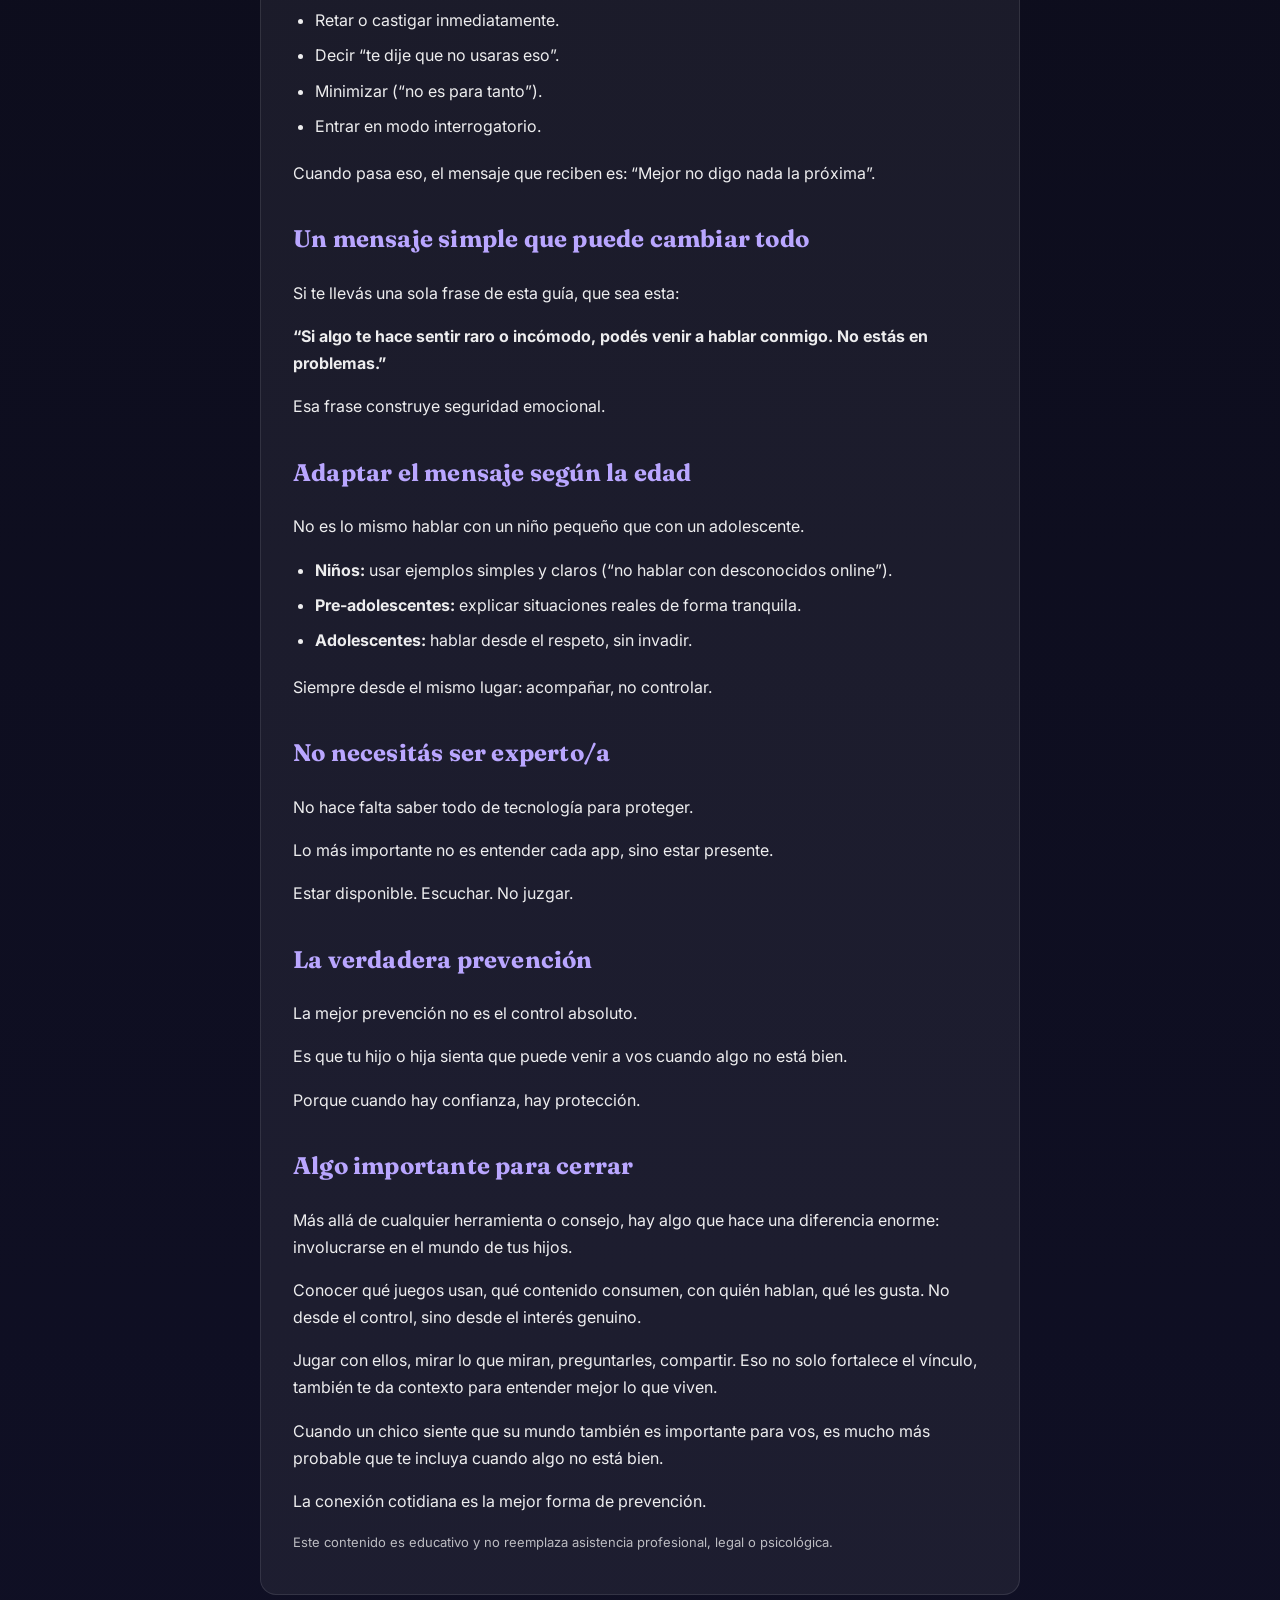
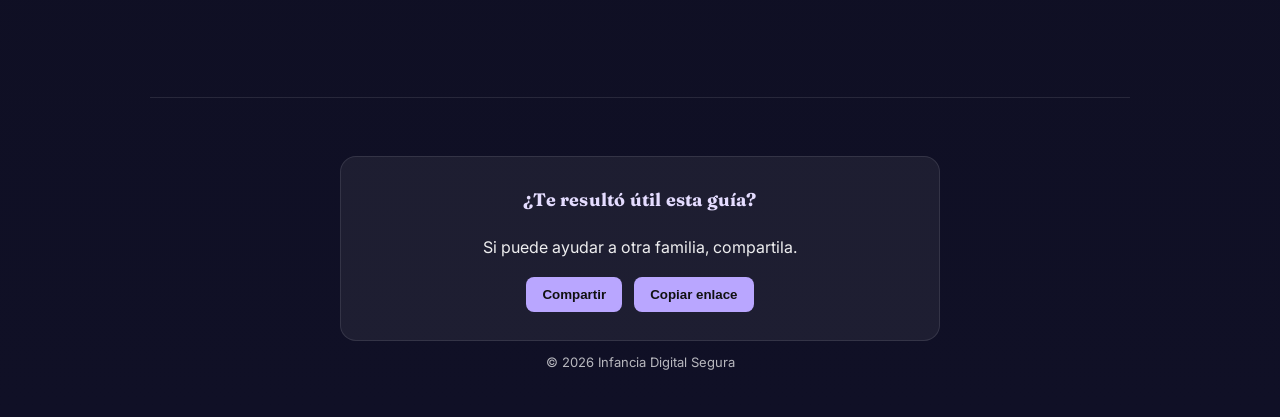
<file: posts/como-hablar-sin-miedo.html>
<!doctype html>
<html lang="es">
  <head>
    <meta charset="UTF-8" />
    <meta name="viewport" content="width=device-width, initial-scale=1.0" />
    <link rel="icon" type="image/png" href="../assets/favicon.png" />

    <title>Cómo hablar del tema sin miedo | Infancia Digital Segura</title>

    <link
      rel="canonical"
      href="https://proyectodeva.com.ar/posts/como-hablar-sin-miedo.html"
    />

    <link rel="preconnect" href="https://fonts.googleapis.com" />
    <link rel="preconnect" href="https://fonts.gstatic.com" crossorigin />
    <link
      href="https://fonts.googleapis.com/css2?family=Fraunces:opsz,wght@9..144,600;9..144,700&family=Inter:wght@400;500;600&display=swap"
      rel="stylesheet"
    />

    <meta property="og:title" content="Infancia Digital Segura" />
    <meta
      property="og:description"
      content="Guías claras para familias: señales de alerta, prevención y acompañamiento."
    />
    <meta property="og:type" content="website" />
    <meta property="og:url" content="https://proyectodeva.com.ar/" />
    <meta
      property="og:image"
      content="https://proyectodeva.com.ar/assets/og.png"
    />

    <meta name="twitter:card" content="summary_large_image" />
    <meta
      name="twitter:image"
      content="https://proyectodeva.com.ar/assets/og.png"
    />
    <meta name="twitter:title" content="Infancia Digital Segura" />
    <meta
      name="twitter:description"
      content="Guías claras para familias: señales de alerta, prevención y acompañamiento."
    />

    <meta
      name="description"
      content="Cómo hablar con niños y adolescentes sobre seguridad digital sin generar miedo ni rechazo. Guía práctica para familias."
    />
    <link rel="stylesheet" href="../style.css" />

    <script
      defer
      src="https://cloud.umami.is/script.js"
      data-website-id="581198da-6746-4ecf-85ae-445f8507fffd"
    ></script>
  </head>

  <body>
    <a class="deva-float" href="../deva.html" aria-label="Conocer a Deva">
      <img
        src="../assets/deva-sticker.png"
        alt="Deva, guardiana del proyecto"
      />
    </a>

    <header class="container header">
      <div class="brand">
        <h1>Cómo hablar del tema sin miedo</h1>
        <p class="subtitle">Guía para padres, madres y cuidadores.</p>
      </div>

      <nav class="nav">
        <a href="../">Inicio</a>
        <a class="active" href="../blog.html">Blog</a>
        <a href="../glosario.html" class="btn">Glosario</a>
      </nav>
    </header>

    <main class="container">
      <section class="card">
        <p class="muted small">Última actualización: 2026-03-20</p>

        <h2>Hablar del tema no debería dar miedo</h2>

        <p>
          Muchos padres sienten que hablar de riesgos en internet puede asustar
          a sus hijos, o incluso “arruinarles la inocencia”. Y entonces lo
          evitan.
        </p>

        <p>
          Pero el silencio no protege. Lo que protege es la información, el
          vínculo y la confianza.
        </p>

        <p>No se trata de alarmar. Se trata de acompañar.</p>

        <h2>Primero: no es una charla única</h2>

        <p>
          Este es uno de los errores más comunes: pensar que tiene que haber “la
          charla”.
        </p>

        <p>
          En realidad, esto funciona mejor como pequeñas conversaciones a lo
          largo del tiempo. Naturales. Sin presión.
        </p>

        <p>
          Como cuando hablás de la escuela, de amigos o de lo que hicieron en el
          día.
        </p>

        <h2>El objetivo no es controlar, es que confíe en vos</h2>

        <p>
          Podés poner mil controles, revisar todo, bloquear apps… pero si tu
          hijo/a siente que no puede contarte algo sin meterse en problemas,
          entonces va a ocultarlo.
        </p>

        <p>Y ahí es donde realmente aparece el riesgo.</p>

        <p>La clave no es saber todo. Es que te cuente(y con confianza).</p>

        <h2>Cómo empezar la conversación (sin incomodar)</h2>

        <p>No hace falta algo formal. Podés empezar con cosas simples:</p>

        <ul class="list">
          <li>“¿Con quién hablás cuando jugás online?”</li>
          <li>“¿Alguna vez alguien te habló raro en internet?”</li>
          <li>
            “Si algo te hace sentir incómodo/a, ¿sabés que podés contarme?”
          </li>
        </ul>

        <p>Son preguntas abiertas, sin juicio. Eso es lo importante.</p>

        <h2>Cosas que ayudan (mucho)</h2>

        <ul class="list">
          <li>
            <strong>Escuchar más que hablar.</strong> No interrumpir ni
            adelantarse.
          </li>
          <li><strong>No reaccionar con enojo.</strong> Aunque cueste.</li>
          <li>
            <strong>Validar lo que sienten.</strong> “Entiendo que te haya dado
            miedo”.
          </li>
          <li>
            <strong>Dejar claro algo:</strong> “Nunca vas a estar en problemas
            por contarme algo”.
          </li>
        </ul>

        <h2>Cosas que cierran la conversación</h2>

        <ul class="list">
          <li>Retar o castigar inmediatamente.</li>
          <li>Decir “te dije que no usaras eso”.</li>
          <li>Minimizar (“no es para tanto”).</li>
          <li>Entrar en modo interrogatorio.</li>
        </ul>

        <p>
          Cuando pasa eso, el mensaje que reciben es: “Mejor no digo nada la
          próxima”.
        </p>

        <h2>Un mensaje simple que puede cambiar todo</h2>

        <p>Si te llevás una sola frase de esta guía, que sea esta:</p>

        <p>
          <strong
            >“Si algo te hace sentir raro o incómodo, podés venir a hablar
            conmigo. No estás en problemas.”</strong
          >
        </p>

        <p>Esa frase construye seguridad emocional.</p>

        <h2>Adaptar el mensaje según la edad</h2>

        <p>No es lo mismo hablar con un niño pequeño que con un adolescente.</p>

        <ul class="list">
          <li>
            <strong>Niños:</strong> usar ejemplos simples y claros (“no hablar
            con desconocidos online”).
          </li>
          <li>
            <strong>Pre-adolescentes:</strong> explicar situaciones reales de
            forma tranquila.
          </li>
          <li>
            <strong>Adolescentes:</strong> hablar desde el respeto, sin invadir.
          </li>
        </ul>

        <p>Siempre desde el mismo lugar: acompañar, no controlar.</p>

        <h2>No necesitás ser experto/a</h2>

        <p>No hace falta saber todo de tecnología para proteger.</p>

        <p>Lo más importante no es entender cada app, sino estar presente.</p>

        <p>Estar disponible. Escuchar. No juzgar.</p>

        <h2>La verdadera prevención</h2>

        <p>La mejor prevención no es el control absoluto.</p>

        <p>
          Es que tu hijo o hija sienta que puede venir a vos cuando algo no está
          bien.
        </p>

        <p>Porque cuando hay confianza, hay protección.</p>

        <h2>Algo importante para cerrar</h2>
        <p>
          Más allá de cualquier herramienta o consejo, hay algo que hace una
          diferencia enorme: involucrarse en el mundo de tus hijos.
        </p>

        <p>
          Conocer qué juegos usan, qué contenido consumen, con quién hablan, qué
          les gusta. No desde el control, sino desde el interés genuino.
        </p>

        <p>
          Jugar con ellos, mirar lo que miran, preguntarles, compartir. Eso no
          solo fortalece el vínculo, también te da contexto para entender mejor
          lo que viven.
        </p>

        <p>
          Cuando un chico siente que su mundo también es importante para vos, es
          mucho más probable que te incluya cuando algo no está bien.
        </p>

        <p>La conexión cotidiana es la mejor forma de prevención.</p>

        <p class="muted small">
          Este contenido es educativo y no reemplaza asistencia profesional,
          legal o psicológica.
        </p>
      </section>
    </main>

    <footer class="container footer">
      <div class="card share-box">
        <h3 style="margin-top: 0">¿Te resultó útil esta guía?</h3>
        <p>Si puede ayudar a otra familia, compartila.</p>

        <div class="share-buttons">
          <button onclick="shareArticle()">Compartir</button>
          <button onclick="copyLink()">Copiar enlace</button>
        </div>

        <p id="copyMessage" class="muted small" style="display: none">
          Enlace copiado al portapapeles.
        </p>
      </div>
      <p class="muted small">
        © <span id="year"></span> Infancia Digital Segura
      </p>
    </footer>

    <script src="compartirblog.js"></script>
  </body>
</html>
</file>
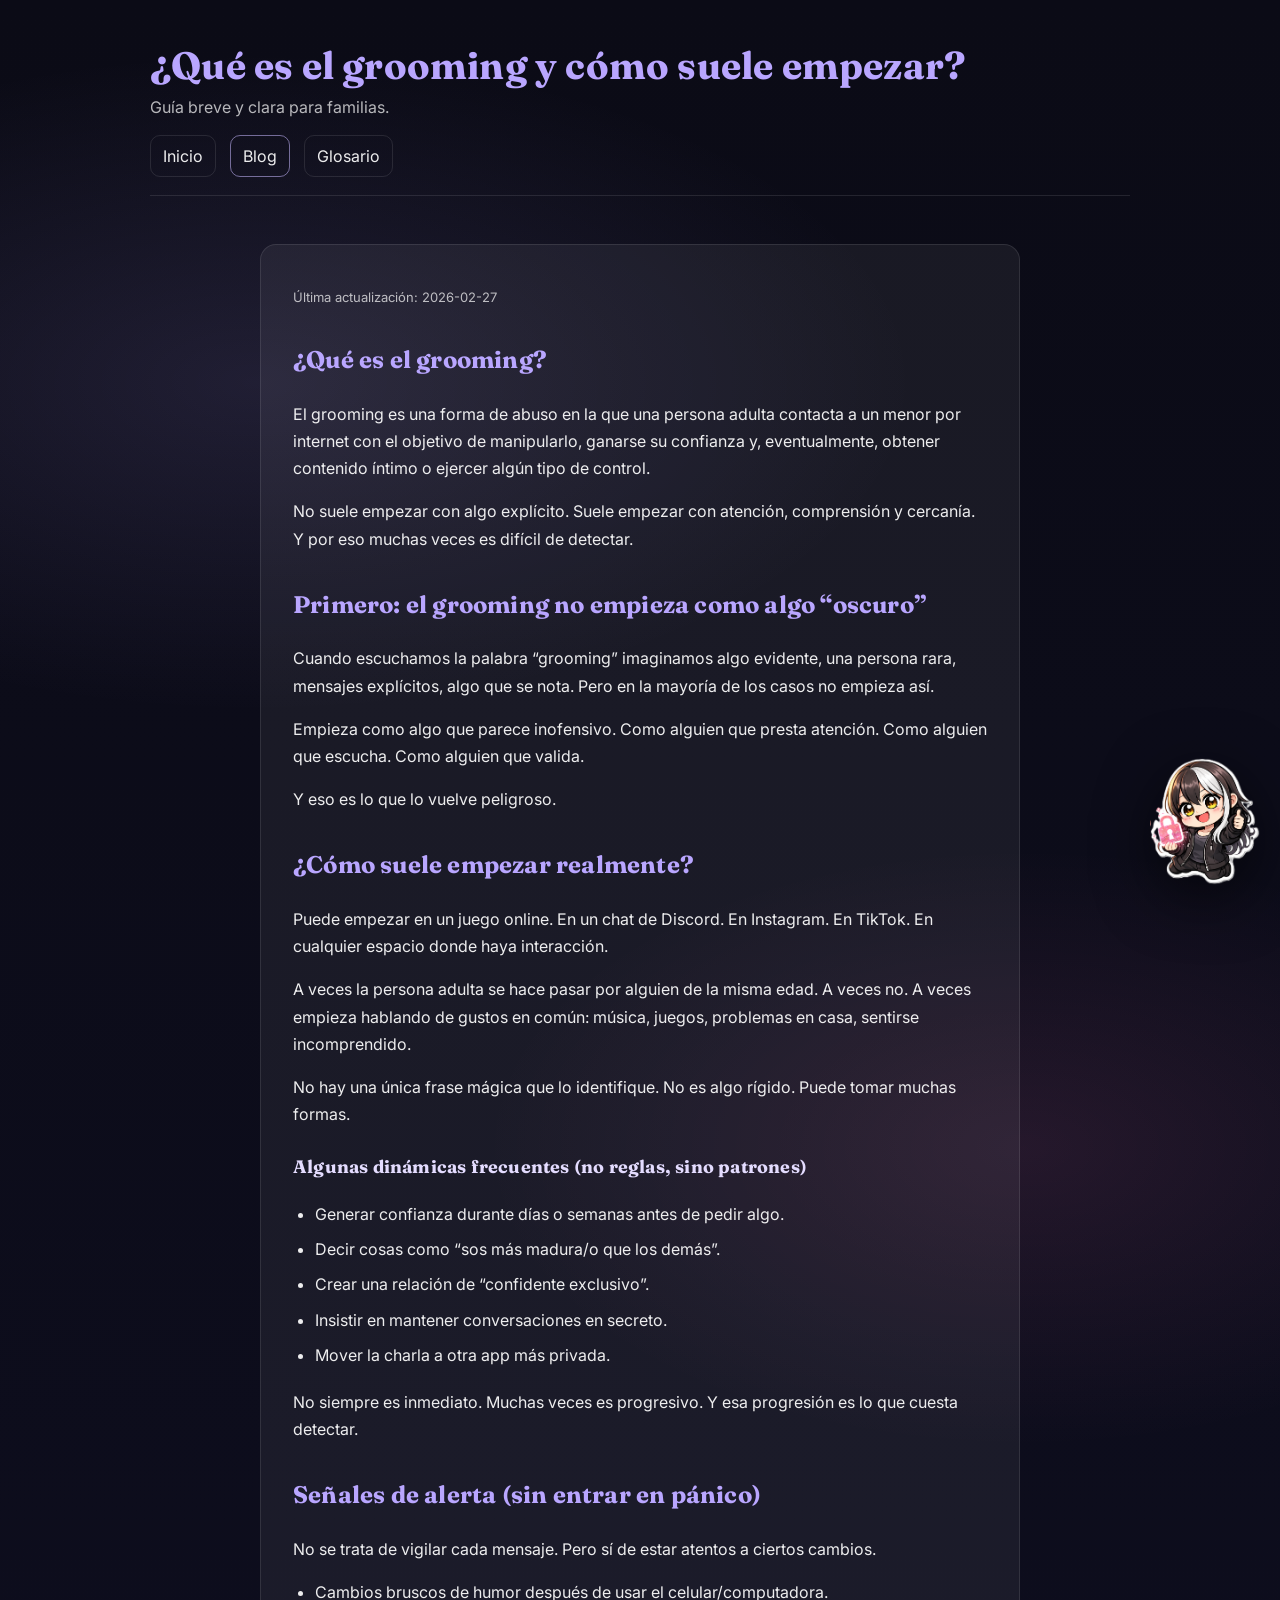
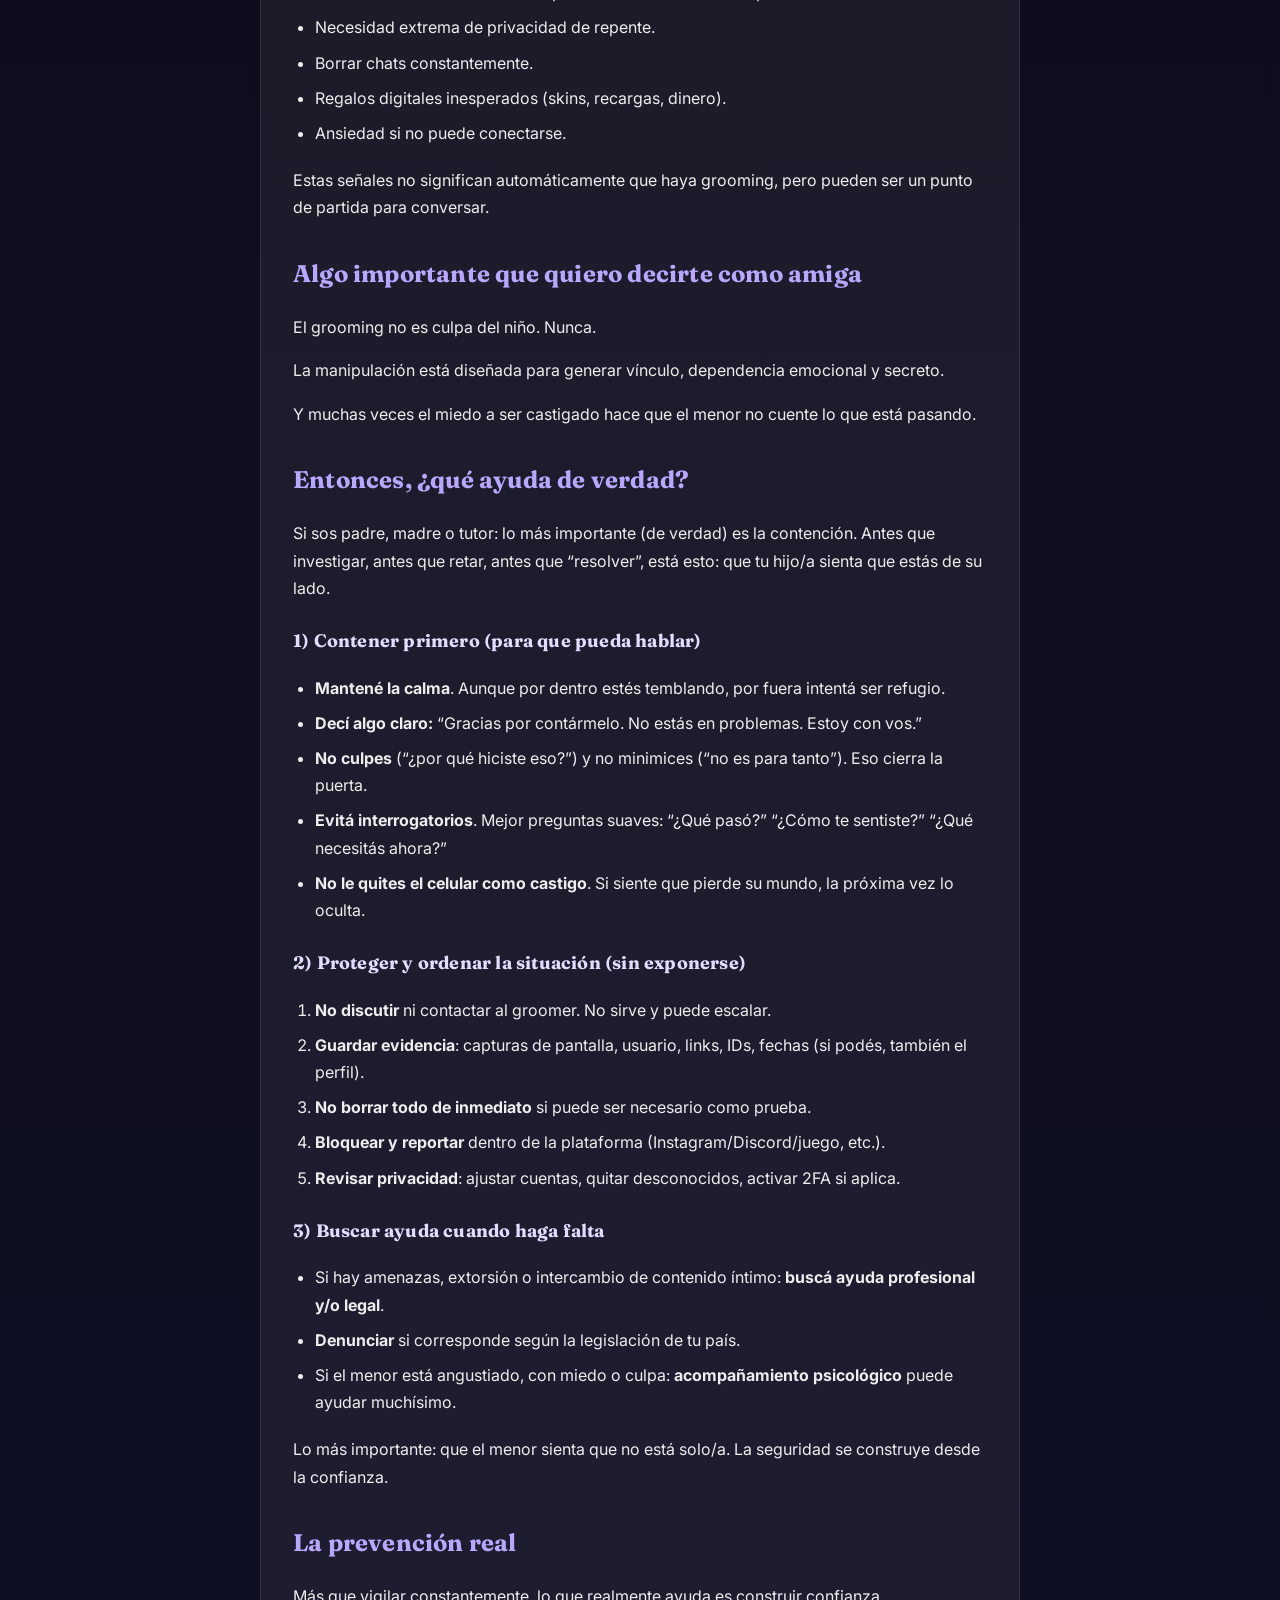
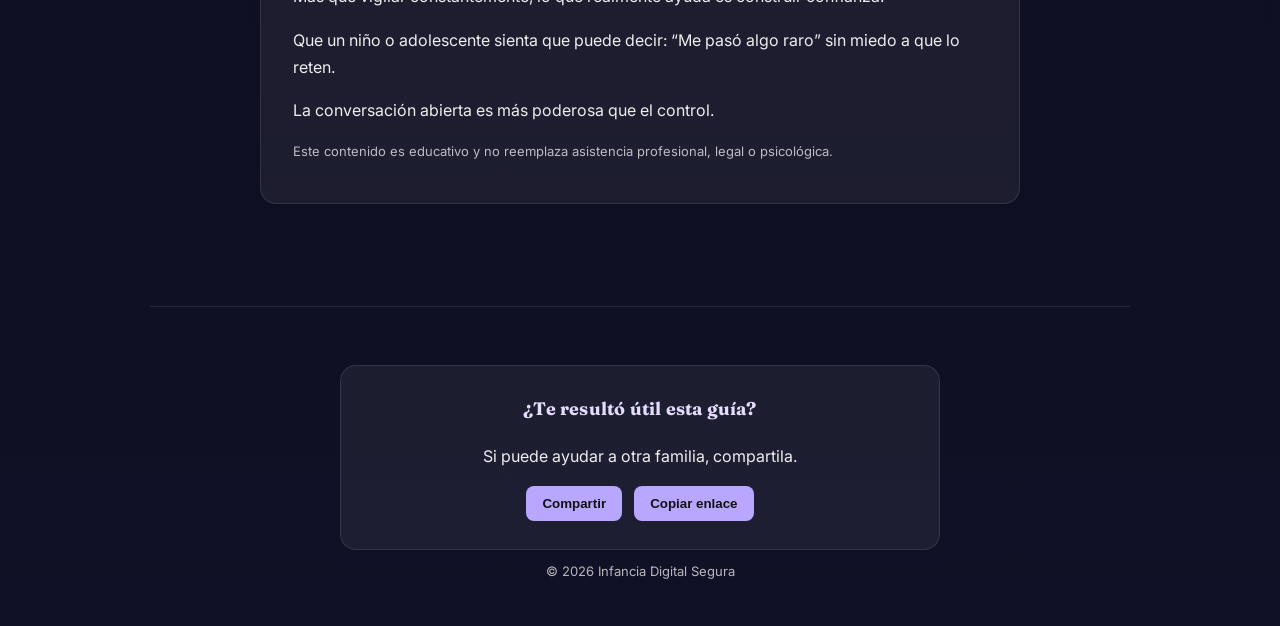
<file: posts/grooming-como-empieza.html>
<!doctype html>
<html lang="es">
  <head>
    <meta charset="UTF-8" />
    <meta name="viewport" content="width=device-width, initial-scale=1.0" />
    <link rel="icon" type="image/png" href="../assets/favicon.png" />

    <title>
      ¿Qué es el grooming y cómo suele empezar? | Infancia Digital Segura
    </title>

    <link
      rel="canonical"
      href="https://proyectodeva.com.ar/posts/grooming-como-empieza.html"
    />

    <link rel="preconnect" href="https://fonts.googleapis.com" />
    <link rel="preconnect" href="https://fonts.gstatic.com" crossorigin />
    <link
      href="https://fonts.googleapis.com/css2?family=Fraunces:opsz,wght@9..144,600;9..144,700&family=Inter:wght@400;500;600&display=swap"
      rel="stylesheet"
    />

    <meta property="og:title" content="Infancia Digital Segura" />
    <meta
      property="og:description"
      content="Guías claras para familias: señales de alerta, prevención y acompañamiento."
    />
    <meta property="og:type" content="website" />
    <meta property="og:url" content="https://proyectodeva.com.ar/" />
    <meta
      property="og:image"
      content="https://proyectodeva.com.ar/assets/og.png"
    />

    <meta name="twitter:card" content="summary_large_image" />
    <meta
      name="twitter:image"
      content="https://proyectodeva.com.ar/assets/og.png"
    />
    <meta name="twitter:title" content="Infancia Digital Segura" />
    <meta
      name="twitter:description"
      content="Guías claras para familias: señales de alerta, prevención y acompañamiento."
    />

    <meta
      name="description"
      content="Guía clara para familias: qué es el grooming, cómo empieza y qué señales de alerta mirar."
    />
    <link rel="stylesheet" href="../style.css" />

    <script
      defer
      src="https://cloud.umami.is/script.js"
      data-website-id="581198da-6746-4ecf-85ae-445f8507fffd"
    ></script>
  </head>

  <body>
    <a class="deva-float" href="../deva.html" aria-label="Conocer a Deva">
      <img
        src="../assets/deva-sticker.png"
        alt="Deva, guardiana del proyecto"
      />
    </a>
    <header class="container header">
      <div class="brand">
        <h1>¿Qué es el grooming y cómo suele empezar?</h1>
        <p class="subtitle">Guía breve y clara para familias.</p>
      </div>

      <nav class="nav">
        <a href="../">Inicio</a>
        <a class="active" href="../blog.html">Blog</a>
        <a href="../glosario.html" class="btn">Glosario</a>
      </nav>
    </header>

    <main class="container">
      <section class="card">
        <p class="muted small">Última actualización: 2026-02-27</p>
        <h2>¿Qué es el grooming?</h2>

        <p>
          El grooming es una forma de abuso en la que una persona adulta
          contacta a un menor por internet con el objetivo de manipularlo,
          ganarse su confianza y, eventualmente, obtener contenido íntimo o
          ejercer algún tipo de control.
        </p>

        <p>
          No suele empezar con algo explícito. Suele empezar con atención,
          comprensión y cercanía. Y por eso muchas veces es difícil de detectar.
        </p>

        <h2>Primero: el grooming no empieza como algo “oscuro”</h2>

        <p>
          Cuando escuchamos la palabra “grooming” imaginamos algo evidente, una
          persona rara, mensajes explícitos, algo que se nota. Pero en la
          mayoría de los casos no empieza así.
        </p>

        <p>
          Empieza como algo que parece inofensivo. Como alguien que presta
          atención. Como alguien que escucha. Como alguien que valida.
        </p>

        <p>Y eso es lo que lo vuelve peligroso.</p>

        <h2>¿Cómo suele empezar realmente?</h2>

        <p>
          Puede empezar en un juego online. En un chat de Discord. En Instagram.
          En TikTok. En cualquier espacio donde haya interacción.
        </p>

        <p>
          A veces la persona adulta se hace pasar por alguien de la misma edad.
          A veces no. A veces empieza hablando de gustos en común: música,
          juegos, problemas en casa, sentirse incomprendido.
        </p>

        <p>
          No hay una única frase mágica que lo identifique. No es algo rígido.
          Puede tomar muchas formas.
        </p>

        <h3>Algunas dinámicas frecuentes (no reglas, sino patrones)</h3>

        <ul class="list">
          <li>Generar confianza durante días o semanas antes de pedir algo.</li>
          <li>Decir cosas como “sos más madura/o que los demás”.</li>
          <li>Crear una relación de “confidente exclusivo”.</li>
          <li>Insistir en mantener conversaciones en secreto.</li>
          <li>Mover la charla a otra app más privada.</li>
        </ul>

        <p>
          No siempre es inmediato. Muchas veces es progresivo. Y esa progresión
          es lo que cuesta detectar.
        </p>

        <h2>Señales de alerta (sin entrar en pánico)</h2>

        <p>
          No se trata de vigilar cada mensaje. Pero sí de estar atentos a
          ciertos cambios.
        </p>

        <ul class="list">
          <li>
            Cambios bruscos de humor después de usar el celular/computadora.
          </li>
          <li>Necesidad extrema de privacidad de repente.</li>
          <li>Borrar chats constantemente.</li>
          <li>Regalos digitales inesperados (skins, recargas, dinero).</li>
          <li>Ansiedad si no puede conectarse.</li>
        </ul>

        <p>
          Estas señales no significan automáticamente que haya grooming, pero
          pueden ser un punto de partida para conversar.
        </p>

        <h2>Algo importante que quiero decirte como amiga</h2>

        <p>El grooming no es culpa del niño. Nunca.</p>

        <p>
          La manipulación está diseñada para generar vínculo, dependencia
          emocional y secreto.
        </p>

        <p>
          Y muchas veces el miedo a ser castigado hace que el menor no cuente lo
          que está pasando.
        </p>

        <h2>Entonces, ¿qué ayuda de verdad?</h2>

        <p>
          Si sos padre, madre o tutor: lo más importante (de verdad) es la
          contención. Antes que investigar, antes que retar, antes que
          “resolver”, está esto: que tu hijo/a sienta que estás de su lado.
        </p>

        <h3>1) Contener primero (para que pueda hablar)</h3>

        <ul class="list">
          <li>
            <strong>Mantené la calma</strong>. Aunque por dentro estés
            temblando, por fuera intentá ser refugio.
          </li>
          <li>
            <strong>Decí algo claro:</strong> “Gracias por contármelo. No estás
            en problemas. Estoy con vos.”
          </li>
          <li>
            <strong>No culpes</strong> (“¿por qué hiciste eso?”) y no minimices
            (“no es para tanto”). Eso cierra la puerta.
          </li>
          <li>
            <strong>Evitá interrogatorios</strong>. Mejor preguntas suaves:
            “¿Qué pasó?” “¿Cómo te sentiste?” “¿Qué necesitás ahora?”
          </li>
          <li>
            <strong>No le quites el celular como castigo</strong>. Si siente que
            pierde su mundo, la próxima vez lo oculta.
          </li>
        </ul>

        <h3>2) Proteger y ordenar la situación (sin exponerse)</h3>

        <ol class="list">
          <li>
            <strong>No discutir</strong> ni contactar al groomer. No sirve y
            puede escalar.
          </li>
          <li>
            <strong>Guardar evidencia</strong>: capturas de pantalla, usuario,
            links, IDs, fechas (si podés, también el perfil).
          </li>
          <li>
            <strong>No borrar todo de inmediato</strong> si puede ser necesario
            como prueba.
          </li>
          <li>
            <strong>Bloquear y reportar</strong> dentro de la plataforma
            (Instagram/Discord/juego, etc.).
          </li>
          <li>
            <strong>Revisar privacidad</strong>: ajustar cuentas, quitar
            desconocidos, activar 2FA si aplica.
          </li>
        </ol>

        <h3>3) Buscar ayuda cuando haga falta</h3>

        <ul class="list">
          <li>
            Si hay amenazas, extorsión o intercambio de contenido íntimo:
            <strong>buscá ayuda profesional y/o legal</strong>.
          </li>
          <li>
            <strong>Denunciar</strong> si corresponde según la legislación de tu
            país.
          </li>
          <li>
            Si el menor está angustiado, con miedo o culpa:
            <strong>acompañamiento psicológico</strong> puede ayudar muchísimo.
          </li>
        </ul>

        <p>
          Lo más importante: que el menor sienta que no está solo/a. La
          seguridad se construye desde la confianza.
        </p>

        <h2>La prevención real</h2>

        <p>
          Más que vigilar constantemente, lo que realmente ayuda es construir
          confianza.
        </p>

        <p>
          Que un niño o adolescente sienta que puede decir: “Me pasó algo raro”
          sin miedo a que lo reten.
        </p>

        <p>La conversación abierta es más poderosa que el control.</p>

        <p class="muted small">
          Este contenido es educativo y no reemplaza asistencia profesional,
          legal o psicológica.
        </p>
      </section>
    </main>

    <footer class="container footer">
      <div class="card share-box">
        <h3 style="margin-top: 0">¿Te resultó útil esta guía?</h3>
        <p>Si puede ayudar a otra familia, compartila.</p>

        <div class="share-buttons">
          <button onclick="shareArticle()">Compartir</button>
          <button onclick="copyLink()">Copiar enlace</button>
        </div>

        <p id="copyMessage" class="muted small" style="display: none">
          Enlace copiado al portapapeles.
        </p>
      </div>
      <p class="muted small">
        © <span id="year"></span> Infancia Digital Segura
      </p>
    </footer>

    <script src="compartirblog.js"></script>
  </body>
</html>
</file>
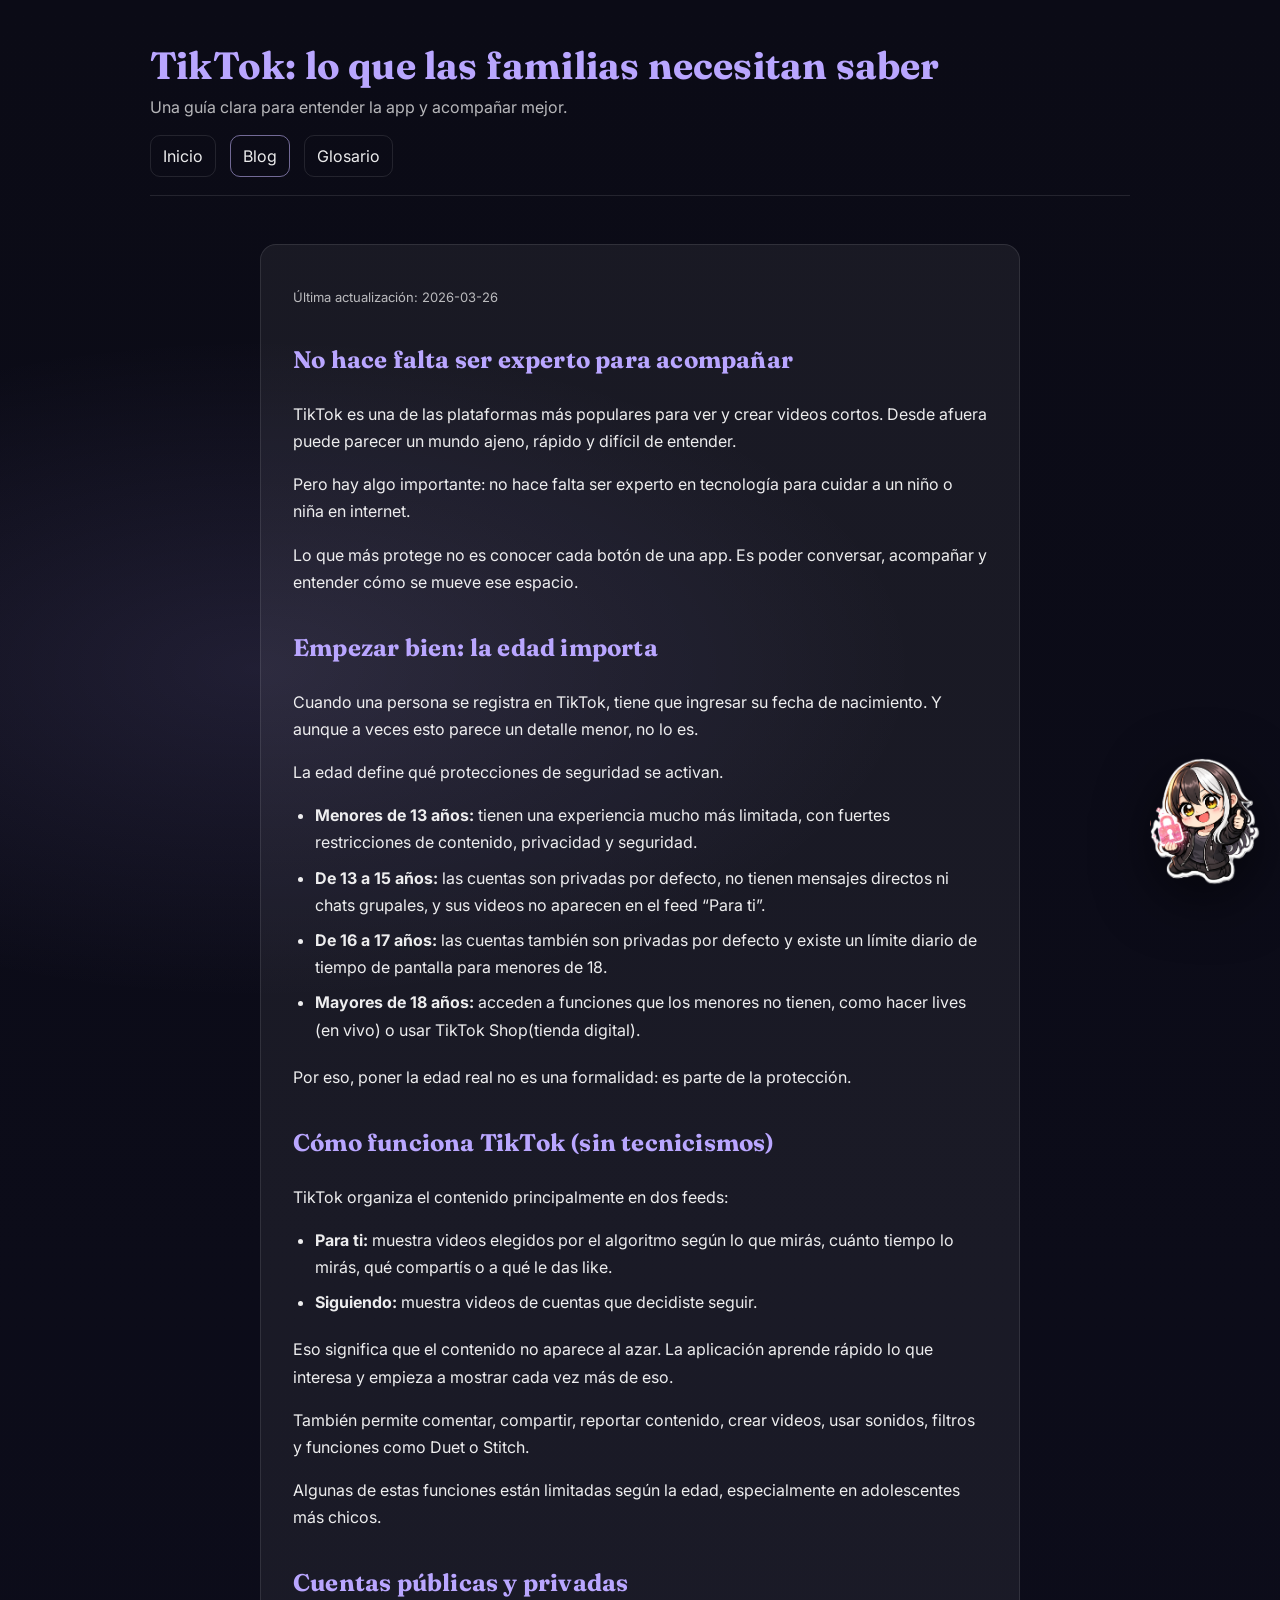
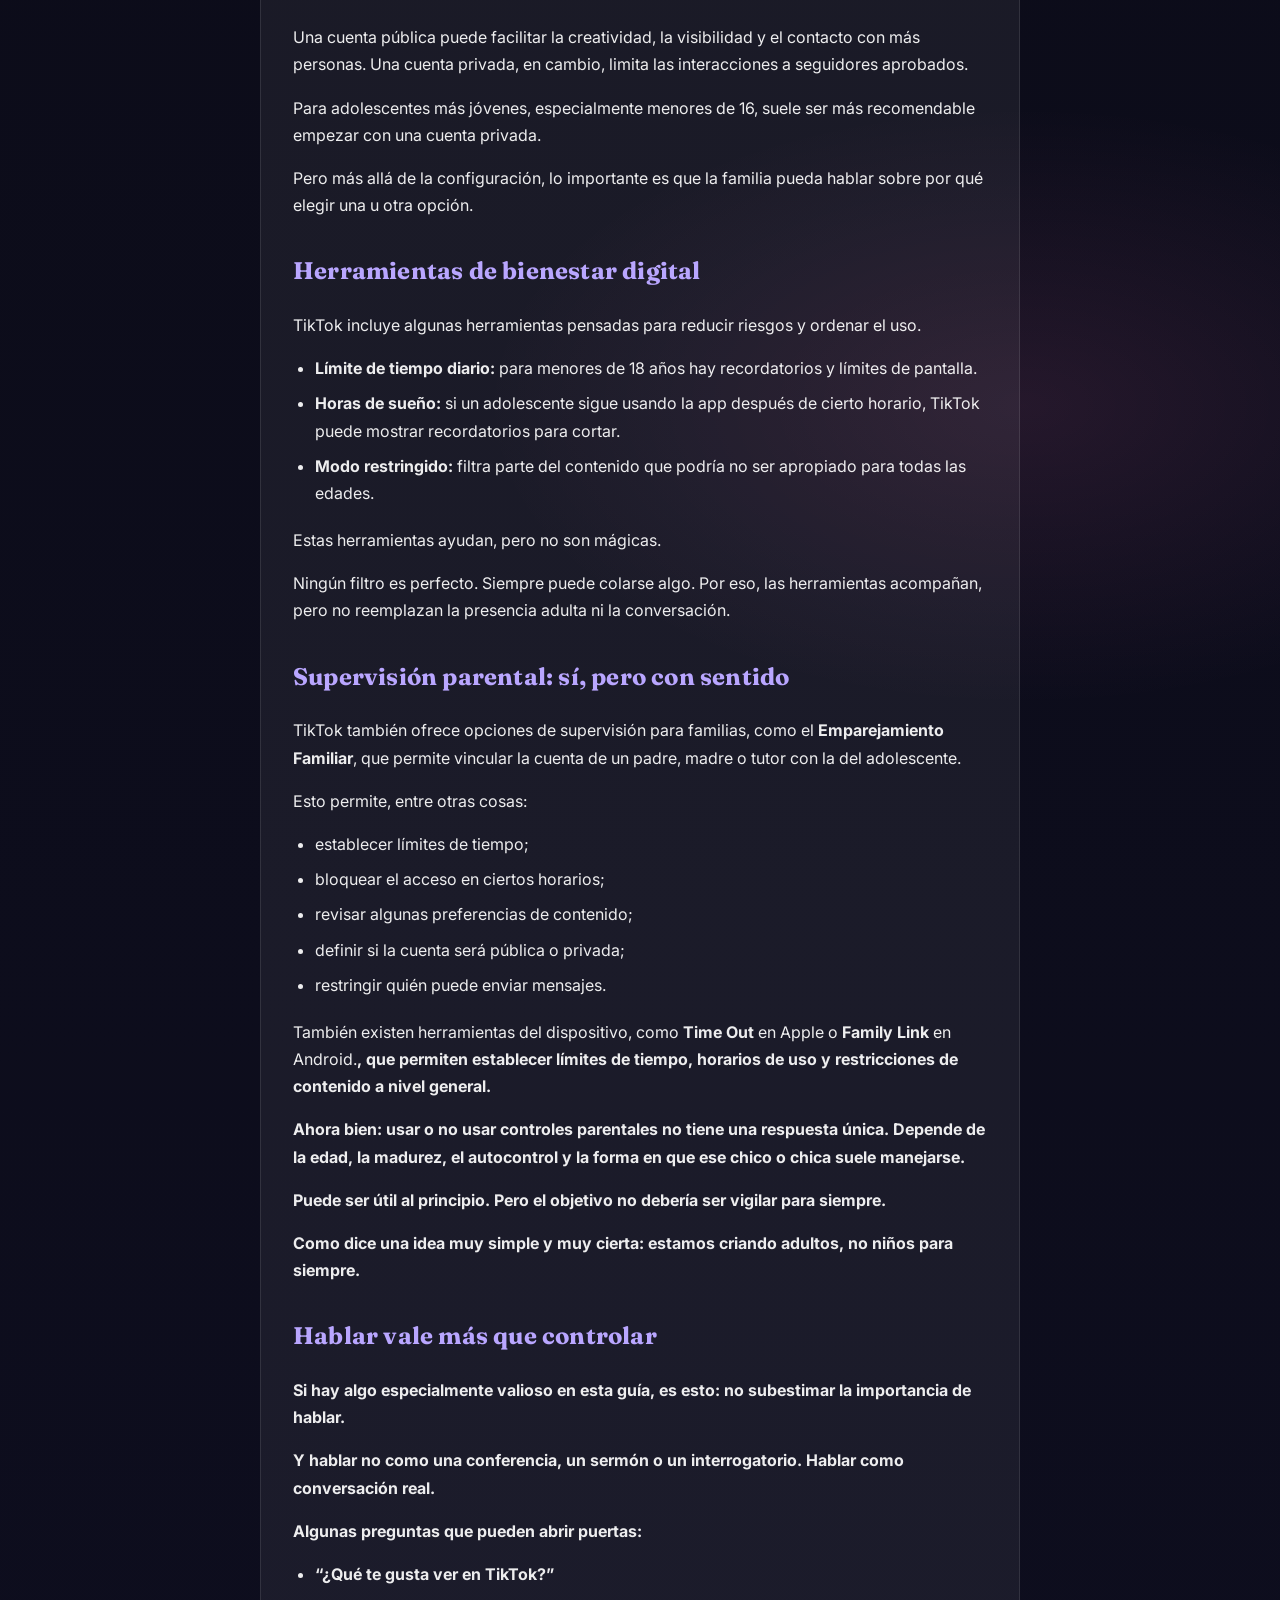
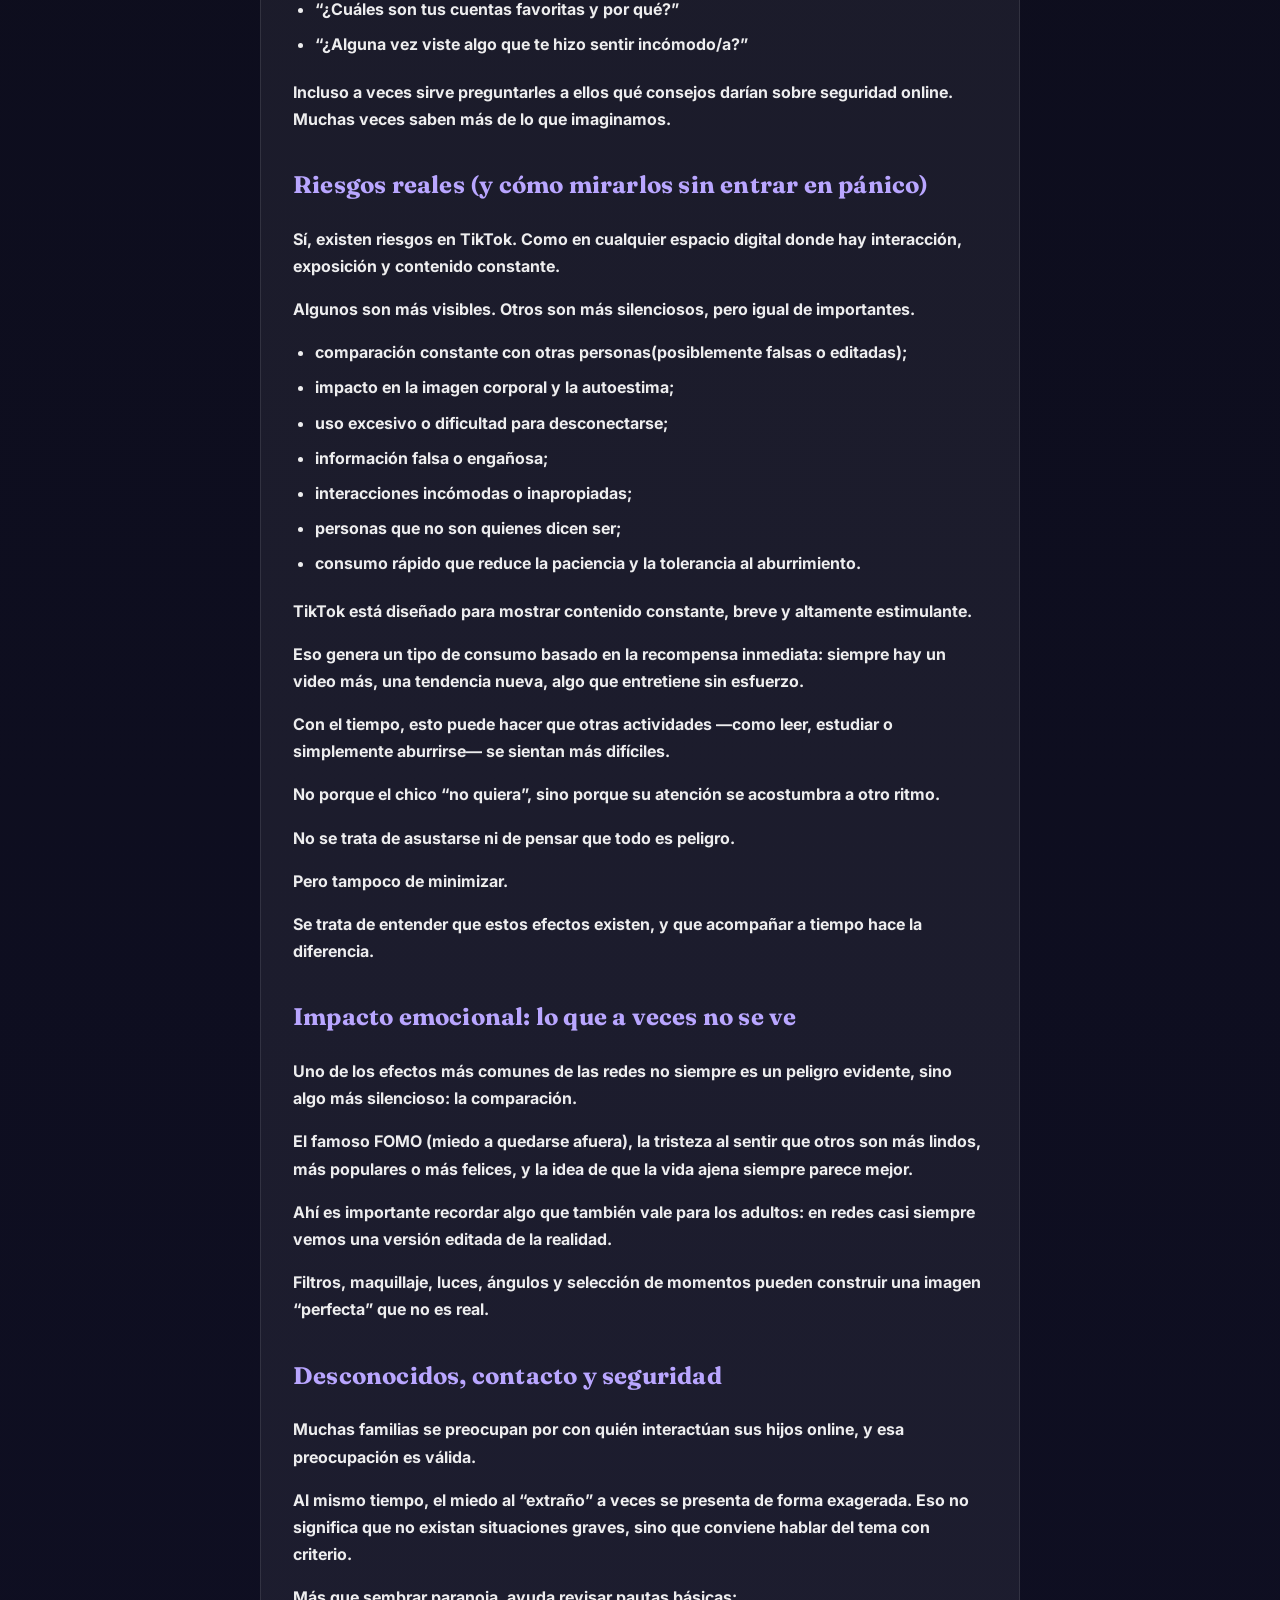
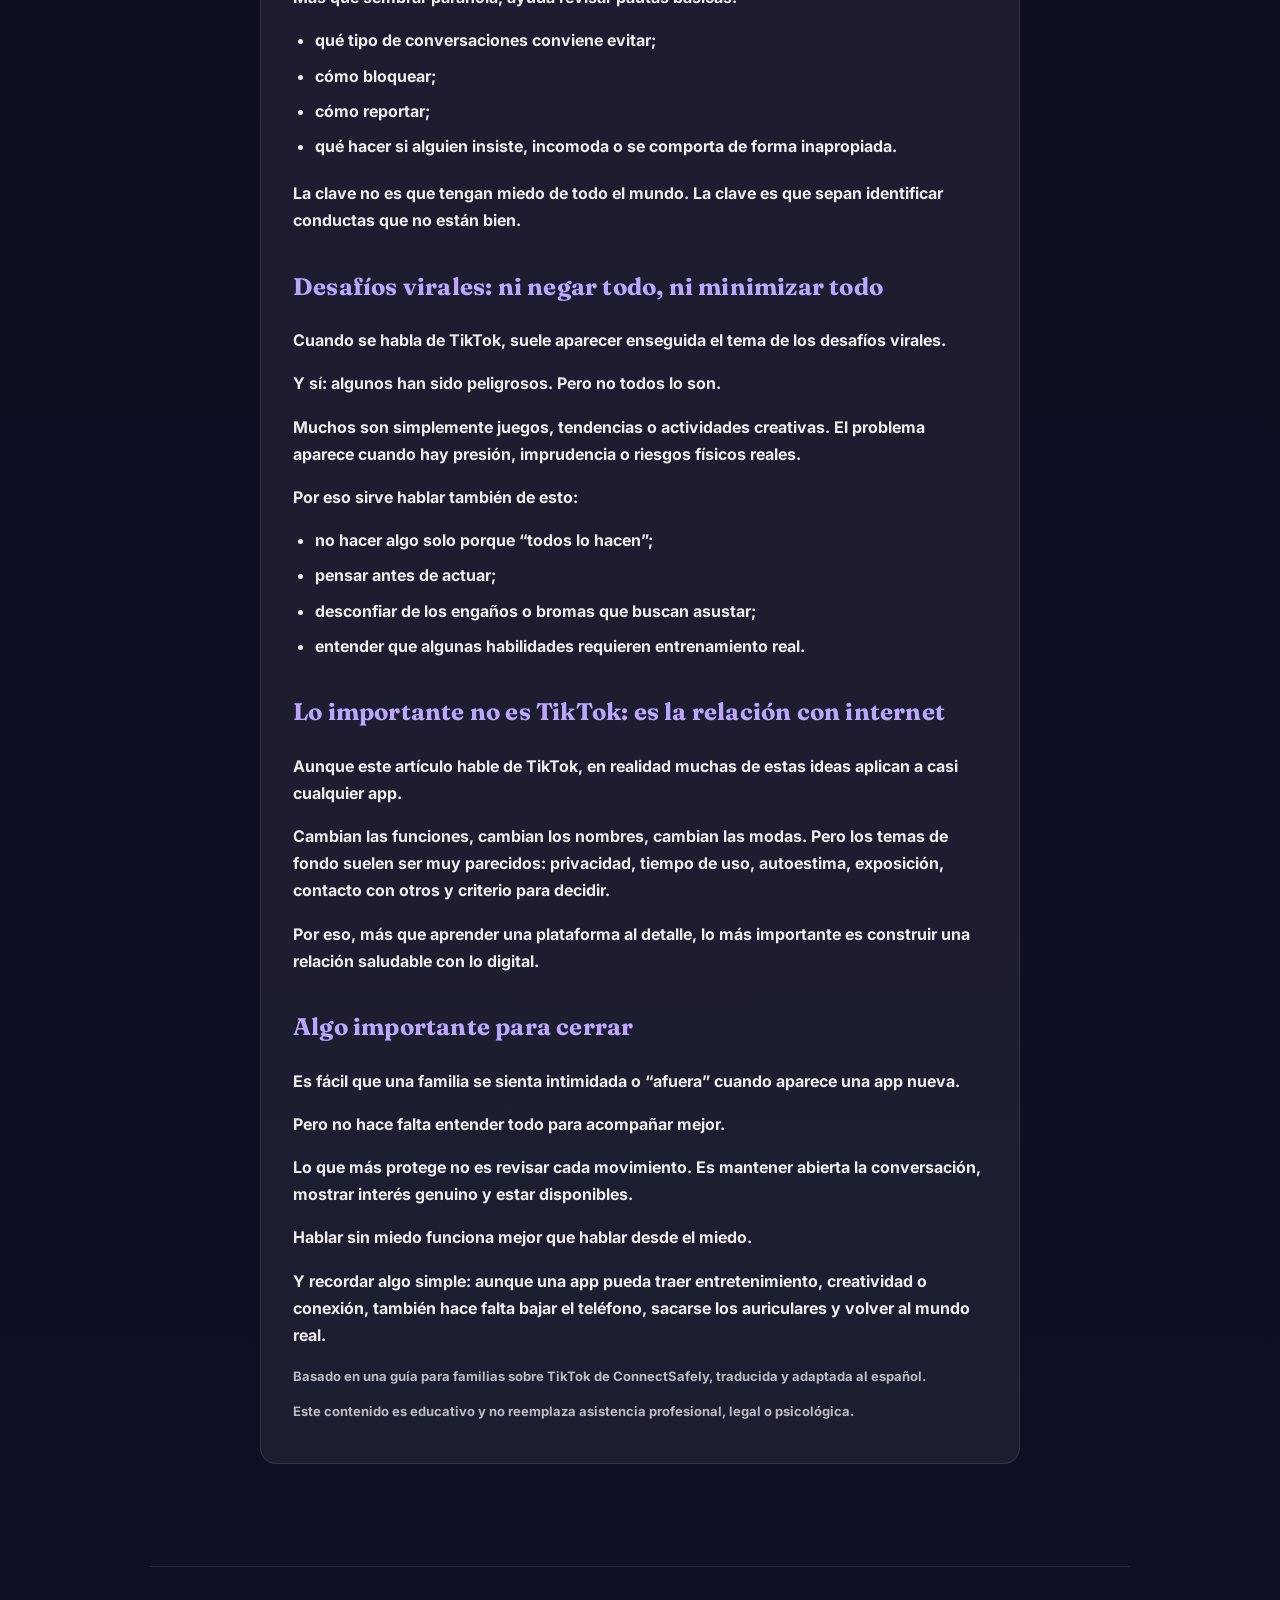
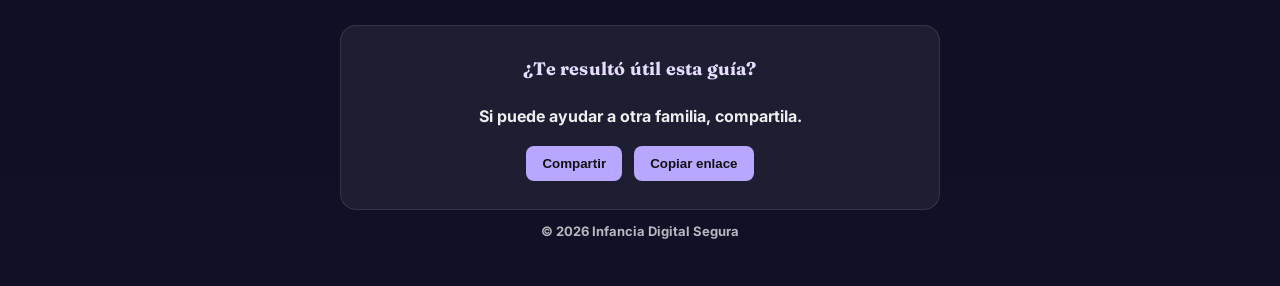
<file: posts/guia-tiktok-para-familias.html>
<!doctype html>
<html lang="es">
  <head>
    <meta charset="UTF-8" />
    <meta name="viewport" content="width=device-width, initial-scale=1.0" />
    <link rel="icon" type="image/png" href="../assets/favicon.png" />

    <title>
      TikTok: lo que las familias necesitan saber | Infancia Digital Segura
    </title>

    <link
      rel="canonical"
      href="https://proyectodeva.com.ar/posts/guia-tiktok-para-familias.html"
    />

    <link rel="preconnect" href="https://fonts.googleapis.com" />
    <link rel="preconnect" href="https://fonts.gstatic.com" crossorigin />
    <link
      href="https://fonts.googleapis.com/css2?family=Fraunces:opsz,wght@9..144,600;9..144,700&family=Inter:wght@400;500;600&display=swap"
      rel="stylesheet"
    />

    <meta property="og:title" content="Infancia Digital Segura" />
    <meta
      property="og:description"
      content="Guías claras para familias: señales de alerta, prevención y acompañamiento."
    />
    <meta property="og:type" content="website" />
    <meta property="og:url" content="https://proyectodeva.com.ar/" />
    <meta
      property="og:image"
      content="https://proyectodeva.com.ar/assets/og.png"
    />

    <meta name="twitter:card" content="summary_large_image" />
    <meta
      name="twitter:image"
      content="https://proyectodeva.com.ar/assets/og.png"
    />
    <meta name="twitter:title" content="Infancia Digital Segura" />
    <meta
      name="twitter:description"
      content="Guías claras para familias: señales de alerta, prevención y acompañamiento."
    />

    <meta
      name="description"
      content="Qué necesitan saber las familias sobre TikTok: edades, privacidad, riesgos reales, bienestar digital y cómo acompañar sin miedo."
    />
    <link rel="stylesheet" href="../style.css" />

    <script
      defer
      src="https://cloud.umami.is/script.js"
      data-website-id="581198da-6746-4ecf-85ae-445f8507fffd"
    ></script>
  </head>

  <body>
    <a class="deva-float" href="../deva.html" aria-label="Conocer a Deva">
      <img
        src="../assets/deva-sticker.png"
        alt="Deva, guardiana del proyecto"
      />
    </a>

    <header class="container header">
      <div class="brand">
        <h1>TikTok: lo que las familias necesitan saber</h1>
        <p class="subtitle">
          Una guía clara para entender la app y acompañar mejor.
        </p>
      </div>

      <nav class="nav">
        <a href="../">Inicio</a>
        <a class="active" href="../blog.html">Blog</a>
        <a href="../glosario.html" class="btn">Glosario</a>
      </nav>
    </header>

    <main class="container">
      <section class="card">
        <p class="muted small">Última actualización: 2026-03-26</p>

        <h2>No hace falta ser experto para acompañar</h2>

        <p>
          TikTok es una de las plataformas más populares para ver y crear videos
          cortos. Desde afuera puede parecer un mundo ajeno, rápido y difícil de
          entender.
        </p>

        <p>
          Pero hay algo importante: no hace falta ser experto en tecnología para
          cuidar a un niño o niña en internet.
        </p>

        <p>
          Lo que más protege no es conocer cada botón de una app. Es poder
          conversar, acompañar y entender cómo se mueve ese espacio.
        </p>

        <h2>Empezar bien: la edad importa</h2>

        <p>
          Cuando una persona se registra en TikTok, tiene que ingresar su fecha
          de nacimiento. Y aunque a veces esto parece un detalle menor, no lo
          es.
        </p>

        <p>La edad define qué protecciones de seguridad se activan.</p>

        <ul class="list">
          <li>
            <strong>Menores de 13 años:</strong> tienen una experiencia mucho
            más limitada, con fuertes restricciones de contenido, privacidad y
            seguridad.
          </li>
          <li>
            <strong>De 13 a 15 años:</strong> las cuentas son privadas por
            defecto, no tienen mensajes directos ni chats grupales, y sus videos
            no aparecen en el feed “Para ti”.
          </li>
          <li>
            <strong>De 16 a 17 años:</strong> las cuentas también son privadas
            por defecto y existe un límite diario de tiempo de pantalla para
            menores de 18.
          </li>
          <li>
            <strong>Mayores de 18 años:</strong> acceden a funciones que los
            menores no tienen, como hacer lives (en vivo) o usar TikTok
            Shop(tienda digital).
          </li>
        </ul>

        <p>
          Por eso, poner la edad real no es una formalidad: es parte de la
          protección.
        </p>

        <h2>Cómo funciona TikTok (sin tecnicismos)</h2>

        <p>TikTok organiza el contenido principalmente en dos feeds:</p>

        <ul class="list">
          <li>
            <strong>Para ti:</strong> muestra videos elegidos por el algoritmo
            según lo que mirás, cuánto tiempo lo mirás, qué compartís o a qué le
            das like.
          </li>
          <li>
            <strong>Siguiendo:</strong> muestra videos de cuentas que decidiste
            seguir.
          </li>
        </ul>

        <p>
          Eso significa que el contenido no aparece al azar. La aplicación
          aprende rápido lo que interesa y empieza a mostrar cada vez más de
          eso.
        </p>

        <p>
          También permite comentar, compartir, reportar contenido, crear videos,
          usar sonidos, filtros y funciones como Duet o Stitch.
        </p>

        <p>
          Algunas de estas funciones están limitadas según la edad,
          especialmente en adolescentes más chicos.
        </p>

        <h2>Cuentas públicas y privadas</h2>

        <p>
          Una cuenta pública puede facilitar la creatividad, la visibilidad y el
          contacto con más personas. Una cuenta privada, en cambio, limita las
          interacciones a seguidores aprobados.
        </p>

        <p>
          Para adolescentes más jóvenes, especialmente menores de 16, suele ser
          más recomendable empezar con una cuenta privada.
        </p>

        <p>
          Pero más allá de la configuración, lo importante es que la familia
          pueda hablar sobre por qué elegir una u otra opción.
        </p>

        <h2>Herramientas de bienestar digital</h2>

        <p>
          TikTok incluye algunas herramientas pensadas para reducir riesgos y
          ordenar el uso.
        </p>

        <ul class="list">
          <li>
            <strong>Límite de tiempo diario:</strong> para menores de 18 años
            hay recordatorios y límites de pantalla.
          </li>
          <li>
            <strong>Horas de sueño:</strong> si un adolescente sigue usando la
            app después de cierto horario, TikTok puede mostrar recordatorios
            para cortar.
          </li>
          <li>
            <strong>Modo restringido:</strong> filtra parte del contenido que
            podría no ser apropiado para todas las edades.
          </li>
        </ul>

        <p>Estas herramientas ayudan, pero no son mágicas.</p>

        <p>
          Ningún filtro es perfecto. Siempre puede colarse algo. Por eso, las
          herramientas acompañan, pero no reemplazan la presencia adulta ni la
          conversación.
        </p>

        <h2>Supervisión parental: sí, pero con sentido</h2>

        <p>
          TikTok también ofrece opciones de supervisión para familias, como el
          <strong>Emparejamiento Familiar</strong>, que permite vincular la
          cuenta de un padre, madre o tutor con la del adolescente.
        </p>

        <p>Esto permite, entre otras cosas:</p>

        <ul class="list">
          <li>establecer límites de tiempo;</li>
          <li>bloquear el acceso en ciertos horarios;</li>
          <li>revisar algunas preferencias de contenido;</li>
          <li>definir si la cuenta será pública o privada;</li>
          <li>restringir quién puede enviar mensajes.</li>
        </ul>

        <p>
          También existen herramientas del dispositivo, como
          <strong>Time Out</strong> en Apple o <strong>Family Link</strong> en
          Android.<strong />, que permiten establecer límites de tiempo,
          horarios de uso y restricciones de contenido a nivel general.
        </p>

        <p>
          Ahora bien: usar o no usar controles parentales no tiene una respuesta
          única. Depende de la edad, la madurez, el autocontrol y la forma en
          que ese chico o chica suele manejarse.
        </p>

        <p>
          Puede ser útil al principio. Pero el objetivo no debería ser vigilar
          para siempre.
        </p>

        <p>
          Como dice una idea muy simple y muy cierta:
          <strong>estamos criando adultos, no niños para siempre</strong>.
        </p>

        <h2>Hablar vale más que controlar</h2>

        <p>
          Si hay algo especialmente valioso en esta guía, es esto: no subestimar
          la importancia de hablar.
        </p>

        <p>
          Y hablar no como una conferencia, un sermón o un interrogatorio.
          Hablar como conversación real.
        </p>

        <p>Algunas preguntas que pueden abrir puertas:</p>

        <ul class="list">
          <li>“¿Qué te gusta ver en TikTok?”</li>
          <li>“¿Cuáles son tus cuentas favoritas y por qué?”</li>
          <li>“¿Alguna vez viste algo que te hizo sentir incómodo/a?”</li>
        </ul>

        <p>
          Incluso a veces sirve preguntarles a ellos qué consejos darían sobre
          seguridad online. Muchas veces saben más de lo que imaginamos.
        </p>

        <h2>Riesgos reales (y cómo mirarlos sin entrar en pánico)</h2>

        <p>
          Sí, existen riesgos en TikTok. Como en cualquier espacio digital donde
          hay interacción, exposición y contenido constante.
        </p>

        <p>
          Algunos son más visibles. Otros son más silenciosos, pero igual de
          importantes.
        </p>

        <ul class="list">
          <li>
            comparación constante con otras personas(posiblemente falsas o
            editadas);
          </li>
          <li>impacto en la imagen corporal y la autoestima;</li>
          <li>uso excesivo o dificultad para desconectarse;</li>
          <li>información falsa o engañosa;</li>
          <li>interacciones incómodas o inapropiadas;</li>
          <li>personas que no son quienes dicen ser;</li>
          <li>
            consumo rápido que reduce la paciencia y la tolerancia al
            aburrimiento.
          </li>
        </ul>

        <p>
          TikTok está diseñado para mostrar contenido constante, breve y
          altamente estimulante.
        </p>

        <p>
          Eso genera un tipo de consumo basado en la recompensa inmediata:
          siempre hay un video más, una tendencia nueva, algo que entretiene sin
          esfuerzo.
        </p>

        <p>
          Con el tiempo, esto puede hacer que otras actividades —como leer,
          estudiar o simplemente aburrirse— se sientan más difíciles.
        </p>

        <p>
          No porque el chico “no quiera”, sino porque su atención se acostumbra
          a otro ritmo.
        </p>

        <p>No se trata de asustarse ni de pensar que todo es peligro.</p>

        <p>Pero tampoco de minimizar.</p>

        <p>
          Se trata de entender que estos efectos existen, y que acompañar a
          tiempo hace la diferencia.
        </p>

        <h2>Impacto emocional: lo que a veces no se ve</h2>

        <p>
          Uno de los efectos más comunes de las redes no siempre es un peligro
          evidente, sino algo más silencioso: la comparación.
        </p>

        <p>
          El famoso <strong>FOMO</strong> (miedo a quedarse afuera), la tristeza
          al sentir que otros son más lindos, más populares o más felices, y la
          idea de que la vida ajena siempre parece mejor.
        </p>

        <p>
          Ahí es importante recordar algo que también vale para los adultos: en
          redes casi siempre vemos una versión editada de la realidad.
        </p>

        <p>
          Filtros, maquillaje, luces, ángulos y selección de momentos pueden
          construir una imagen “perfecta” que no es real.
        </p>

        <h2>Desconocidos, contacto y seguridad</h2>

        <p>
          Muchas familias se preocupan por con quién interactúan sus hijos
          online, y esa preocupación es válida.
        </p>

        <p>
          Al mismo tiempo, el miedo al “extraño” a veces se presenta de forma
          exagerada. Eso no significa que no existan situaciones graves, sino
          que conviene hablar del tema con criterio.
        </p>

        <p>Más que sembrar paranoia, ayuda revisar pautas básicas:</p>

        <ul class="list">
          <li>qué tipo de conversaciones conviene evitar;</li>
          <li>cómo bloquear;</li>
          <li>cómo reportar;</li>
          <li>
            qué hacer si alguien insiste, incomoda o se comporta de forma
            inapropiada.
          </li>
        </ul>

        <p>
          La clave no es que tengan miedo de todo el mundo. La clave es que
          sepan identificar conductas que no están bien.
        </p>

        <h2>Desafíos virales: ni negar todo, ni minimizar todo</h2>

        <p>
          Cuando se habla de TikTok, suele aparecer enseguida el tema de los
          desafíos virales.
        </p>

        <p>Y sí: algunos han sido peligrosos. Pero no todos lo son.</p>

        <p>
          Muchos son simplemente juegos, tendencias o actividades creativas. El
          problema aparece cuando hay presión, imprudencia o riesgos físicos
          reales.
        </p>

        <p>Por eso sirve hablar también de esto:</p>

        <ul class="list">
          <li>no hacer algo solo porque “todos lo hacen”;</li>
          <li>pensar antes de actuar;</li>
          <li>desconfiar de los engaños o bromas que buscan asustar;</li>
          <li>
            entender que algunas habilidades requieren entrenamiento real.
          </li>
        </ul>

        <h2>Lo importante no es TikTok: es la relación con internet</h2>

        <p>
          Aunque este artículo hable de TikTok, en realidad muchas de estas
          ideas aplican a casi cualquier app.
        </p>

        <p>
          Cambian las funciones, cambian los nombres, cambian las modas. Pero
          los temas de fondo suelen ser muy parecidos: privacidad, tiempo de
          uso, autoestima, exposición, contacto con otros y criterio para
          decidir.
        </p>

        <p>
          Por eso, más que aprender una plataforma al detalle, lo más importante
          es construir una relación saludable con lo digital.
        </p>

        <h2>Algo importante para cerrar</h2>

        <p>
          Es fácil que una familia se sienta intimidada o “afuera” cuando
          aparece una app nueva.
        </p>

        <p>Pero no hace falta entender todo para acompañar mejor.</p>

        <p>
          Lo que más protege no es revisar cada movimiento. Es mantener abierta
          la conversación, mostrar interés genuino y estar disponibles.
        </p>

        <p>Hablar sin miedo funciona mejor que hablar desde el miedo.</p>

        <p>
          Y recordar algo simple: aunque una app pueda traer entretenimiento,
          creatividad o conexión, también hace falta bajar el teléfono, sacarse
          los auriculares y volver al mundo real.
        </p>

        <p class="muted small">
          Basado en una guía para familias sobre TikTok de ConnectSafely,
          traducida y adaptada al español.
        </p>

        <p class="muted small">
          Este contenido es educativo y no reemplaza asistencia profesional,
          legal o psicológica.
        </p>
      </section>
    </main>

    <footer class="container footer">
      <div class="card share-box">
        <h3 style="margin-top: 0">¿Te resultó útil esta guía?</h3>
        <p>Si puede ayudar a otra familia, compartila.</p>

        <div class="share-buttons">
          <button onclick="shareArticle()">Compartir</button>
          <button onclick="copyLink()">Copiar enlace</button>
        </div>

        <p id="copyMessage" class="muted small" style="display: none">
          Enlace copiado al portapapeles.
        </p>
      </div>
      <p class="muted small">
        © <span id="year"></span> Infancia Digital Segura
      </p>
    </footer>

    <script src="compartirblog.js"></script>
  </body>
</html>
</file>
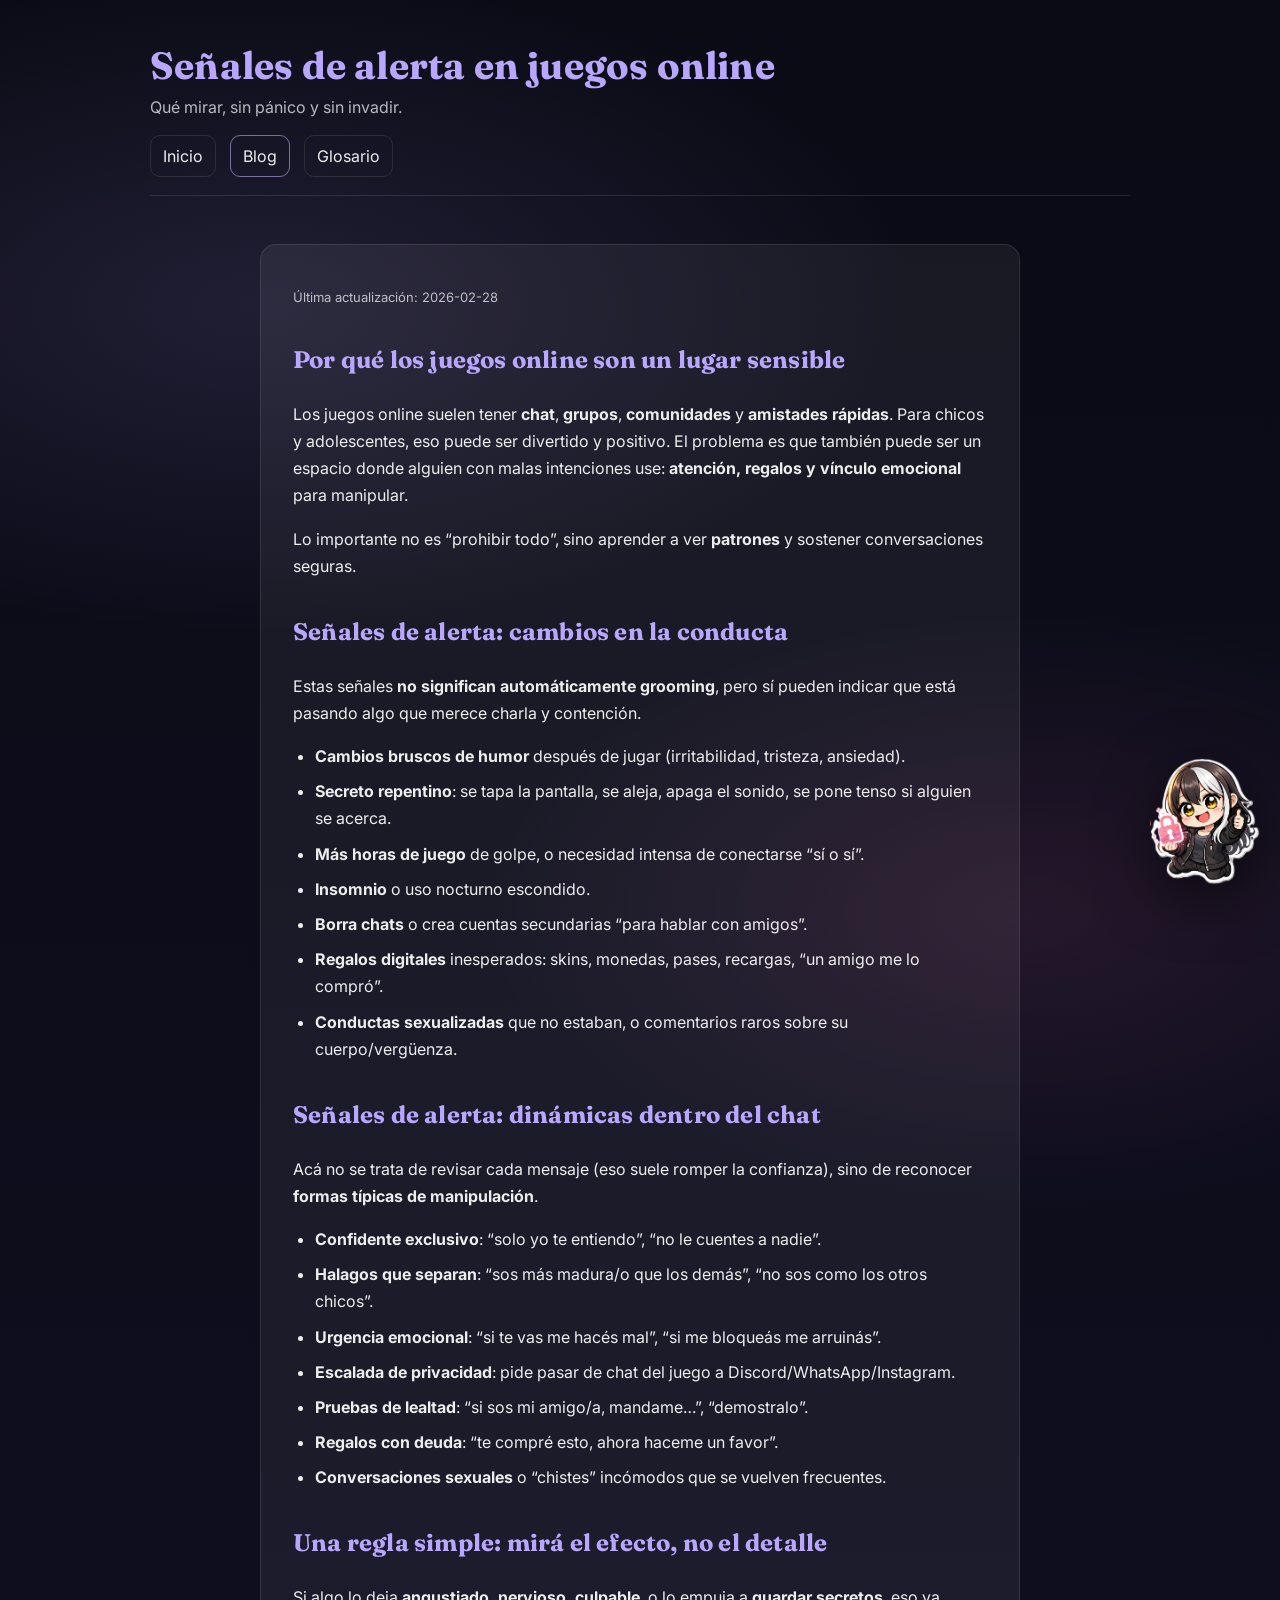
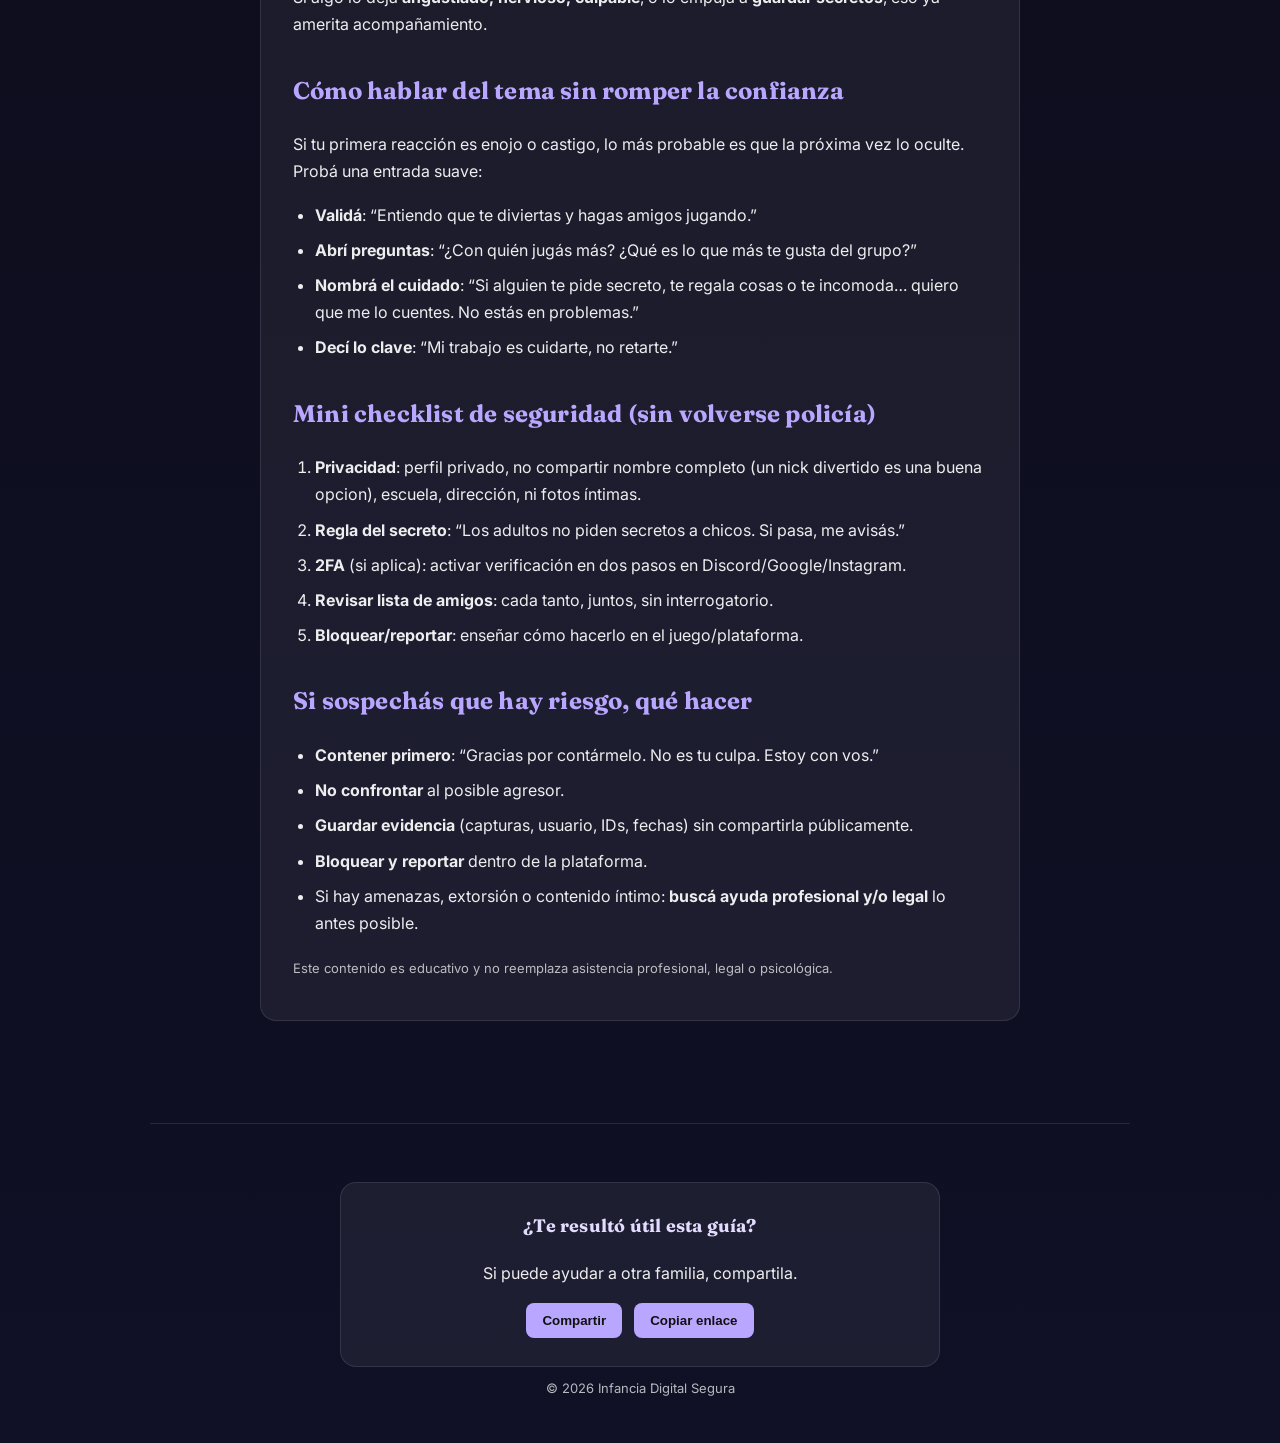
<file: posts/senales-alerta-juegos-online.html>
<!doctype html>
<html lang="es">
  <head>
    <meta charset="UTF-8" />
    <meta name="viewport" content="width=device-width, initial-scale=1.0" />
    <link rel="icon" type="image/png" href="../assets/favicon.png" />

    <title>Señales de alerta en juegos online | Infancia Digital Segura</title>

    <link
      rel="canonical"
      href="https://proyectodeva.com.ar/posts/senales-alerta-juegos-online.html"
    />

    <link rel="preconnect" href="https://fonts.googleapis.com" />
    <link rel="preconnect" href="https://fonts.gstatic.com" crossorigin />
    <link
      href="https://fonts.googleapis.com/css2?family=Fraunces:opsz,wght@9..144,600;9..144,700&family=Inter:wght@400;500;600&display=swap"
      rel="stylesheet"
    />

    <meta property="og:title" content="Infancia Digital Segura" />
    <meta
      property="og:description"
      content="Guías claras para familias: señales de alerta, prevención y acompañamiento."
    />
    <meta property="og:type" content="website" />
    <meta property="og:url" content="https://proyectodeva.com.ar/" />
    <meta
      property="og:image"
      content="https://proyectodeva.com.ar/assets/og.png"
    />

    <meta name="twitter:card" content="summary_large_image" />
    <meta
      name="twitter:image"
      content="https://proyectodeva.com.ar/assets/og.png"
    />
    <meta name="twitter:title" content="Infancia Digital Segura" />
    <meta
      name="twitter:description"
      content="Guías claras para familias: señales de alerta, prevención y acompañamiento."
    />

    <meta
      name="description"
      content="Señales de alerta en juegos online: cambios de conducta, dinámicas de manipulación y cómo acompañar sin pánico."
    />
    <link rel="stylesheet" href="../style.css" />

    <script
      defer
      src="https://cloud.umami.is/script.js"
      data-website-id="581198da-6746-4ecf-85ae-445f8507fffd"
    ></script>
  </head>

  <body>
    <a class="deva-float" href="../deva.html" aria-label="Conocer a Deva">
      <img
        src="../assets/deva-sticker.png"
        alt="Deva, guardiana del proyecto"
      />
    </a>

    <header class="container header">
      <div class="brand">
        <h1>Señales de alerta en juegos online</h1>
        <p class="subtitle">Qué mirar, sin pánico y sin invadir.</p>
      </div>

      <nav class="nav">
        <a href="../">Inicio</a>
        <a class="active" href="../blog.html">Blog</a>
        <a href="../glosario.html" class="btn">Glosario</a>
      </nav>
    </header>

    <main class="container">
      <section class="card">
        <p class="muted small">Última actualización: 2026-02-28</p>

        <h2>Por qué los juegos online son un lugar sensible</h2>

        <p>
          Los juegos online suelen tener <strong>chat</strong>,
          <strong>grupos</strong>, <strong>comunidades</strong> y
          <strong>amistades rápidas</strong>. Para chicos y adolescentes, eso
          puede ser divertido y positivo. El problema es que también puede ser
          un espacio donde alguien con malas intenciones use:
          <strong>atención, regalos y vínculo emocional</strong> para manipular.
        </p>

        <p>
          Lo importante no es “prohibir todo”, sino aprender a ver
          <strong>patrones</strong> y sostener conversaciones seguras.
        </p>

        <h2>Señales de alerta: cambios en la conducta</h2>

        <p>
          Estas señales <strong>no significan automáticamente grooming</strong>,
          pero sí pueden indicar que está pasando algo que merece charla y
          contención.
        </p>

        <ul class="list">
          <li>
            <strong>Cambios bruscos de humor</strong> después de jugar
            (irritabilidad, tristeza, ansiedad).
          </li>
          <li>
            <strong>Secreto repentino</strong>: se tapa la pantalla, se aleja,
            apaga el sonido, se pone tenso si alguien se acerca.
          </li>
          <li>
            <strong>Más horas de juego</strong> de golpe, o necesidad intensa de
            conectarse “sí o sí”.
          </li>
          <li><strong>Insomnio</strong> o uso nocturno escondido.</li>
          <li>
            <strong>Borra chats</strong> o crea cuentas secundarias “para hablar
            con amigos”.
          </li>
          <li>
            <strong>Regalos digitales</strong> inesperados: skins, monedas,
            pases, recargas, “un amigo me lo compró”.
          </li>
          <li>
            <strong>Conductas sexualizadas</strong> que no estaban, o
            comentarios raros sobre su cuerpo/vergüenza.
          </li>
        </ul>

        <h2>Señales de alerta: dinámicas dentro del chat</h2>

        <p>
          Acá no se trata de revisar cada mensaje (eso suele romper la
          confianza), sino de reconocer
          <strong>formas típicas de manipulación</strong>.
        </p>

        <ul class="list">
          <li>
            <strong>Confidente exclusivo</strong>: “solo yo te entiendo”, “no le
            cuentes a nadie”.
          </li>
          <li>
            <strong>Halagos que separan</strong>: “sos más madura/o que los
            demás”, “no sos como los otros chicos”.
          </li>
          <li>
            <strong>Urgencia emocional</strong>: “si te vas me hacés mal”, “si
            me bloqueás me arruinás”.
          </li>
          <li>
            <strong>Escalada de privacidad</strong>: pide pasar de chat del
            juego a Discord/WhatsApp/Instagram.
          </li>
          <li>
            <strong>Pruebas de lealtad</strong>: “si sos mi amigo/a, mandame…”,
            “demostralo”.
          </li>
          <li>
            <strong>Regalos con deuda</strong>: “te compré esto, ahora haceme un
            favor”.
          </li>
          <li>
            <strong>Conversaciones sexuales</strong> o “chistes” incómodos que
            se vuelven frecuentes.
          </li>
        </ul>

        <h2>Una regla simple: mirá el efecto, no el detalle</h2>

        <p>
          Si algo lo deja <strong>angustiado, nervioso, culpable</strong>, o lo
          empuja a <strong>guardar secretos</strong>, eso ya amerita
          acompañamiento.
        </p>

        <h2>Cómo hablar del tema sin romper la confianza</h2>

        <p>
          Si tu primera reacción es enojo o castigo, lo más probable es que la
          próxima vez lo oculte. Probá una entrada suave:
        </p>

        <ul class="list">
          <li>
            <strong>Validá</strong>: “Entiendo que te diviertas y hagas amigos
            jugando.”
          </li>
          <li>
            <strong>Abrí preguntas</strong>: “¿Con quién jugás más? ¿Qué es lo
            que más te gusta del grupo?”
          </li>
          <li>
            <strong>Nombrá el cuidado</strong>: “Si alguien te pide secreto, te
            regala cosas o te incomoda… quiero que me lo cuentes. No estás en
            problemas.”
          </li>
          <li>
            <strong>Decí lo clave</strong>: “Mi trabajo es cuidarte, no
            retarte.”
          </li>
        </ul>

        <h2>Mini checklist de seguridad (sin volverse policía)</h2>

        <ol class="list">
          <li>
            <strong>Privacidad</strong>: perfil privado, no compartir nombre
            completo (un nick divertido es una buena opcion), escuela,
            dirección, ni fotos íntimas.
          </li>
          <li>
            <strong>Regla del secreto</strong>: “Los adultos no piden secretos a
            chicos. Si pasa, me avisás.”
          </li>
          <li>
            <strong>2FA</strong> (si aplica): activar verificación en dos pasos
            en Discord/Google/Instagram.
          </li>
          <li>
            <strong>Revisar lista de amigos</strong>: cada tanto, juntos, sin
            interrogatorio.
          </li>
          <li>
            <strong>Bloquear/reportar</strong>: enseñar cómo hacerlo en el
            juego/plataforma.
          </li>
        </ol>

        <h2>Si sospechás que hay riesgo, qué hacer</h2>

        <ul class="list">
          <li>
            <strong>Contener primero</strong>: “Gracias por contármelo. No es tu
            culpa. Estoy con vos.”
          </li>
          <li><strong>No confrontar</strong> al posible agresor.</li>
          <li>
            <strong>Guardar evidencia</strong> (capturas, usuario, IDs, fechas)
            sin compartirla públicamente.
          </li>
          <li><strong>Bloquear y reportar</strong> dentro de la plataforma.</li>
          <li>
            Si hay amenazas, extorsión o contenido íntimo:
            <strong>buscá ayuda profesional y/o legal</strong> lo antes posible.
          </li>
        </ul>

        <p class="muted small">
          Este contenido es educativo y no reemplaza asistencia profesional,
          legal o psicológica.
        </p>
      </section>
    </main>

    <footer class="container footer">
      <div class="card share-box">
        <h3 style="margin-top: 0">¿Te resultó útil esta guía?</h3>
        <p>Si puede ayudar a otra familia, compartila.</p>

        <div class="share-buttons">
          <button onclick="shareArticle()">Compartir</button>
          <button onclick="copyLink()">Copiar enlace</button>
        </div>

        <p id="copyMessage" class="muted small" style="display: none">
          Enlace copiado al portapapeles.
        </p>
      </div>

      <p class="muted small">
        © <span id="year"></span> Infancia Digital Segura
      </p>
    </footer>

    <script src="compartirblog.js"></script>
  </body>
</html>
</file>
<file: proyecto_deva/style.css>
body {
  font-family: Arial, sans-serif;
  background-color: #0f0f18;
  color: white;
  text-align: center;
  padding: 40px;
}

h1 {
  color: #c7b8ff;
}
</file>
<file: style.css>
/* =========================
   🎨 VARIABLES
========================= */
:root {
  /* fondo */
  --bg: #0b0b16;
  --bg-2: #101026;

  /* cards */
  --card: rgba(255, 255, 255, 0.06);
  --card-2: rgba(255, 255, 255, 0.08);

  /* bordes */
  --border: rgba(255, 255, 255, 0.1);
  --shadow: 0 16px 40px rgba(0, 0, 0, 0.35);

  /* texto */
  --text: rgba(255, 255, 255, 0.92);
  --muted: rgba(255, 255, 255, 0.7);

  /* colores */
  --lavender: #b9a6ff;
  --pink: #ff7bbf;
  --accent: var(--lavender);
  --accent-2: var(--pink);

  /* glow */
  --glow: 0 0 0 3px rgba(185, 166, 255, 0.18);

  /* fuentes */
  --font-body:
    "Inter", system-ui, -apple-system, Segoe UI, Roboto, Arial, sans-serif;
  --font-title: "Fraunces", ui-serif, Georgia, "Times New Roman", serif;
}

/* títulos */
h1,
h2,
h3,
.brand h1 {
  font-family: var(--font-title);
  letter-spacing: 0.2px;
}

/* reset */
* {
  box-sizing: border-box;
}

/* fondo general */
body {
  margin: 0;
  font-family: var(--font-body);
  background:
    radial-gradient(
      1200px 600px at 20% 10%,
      rgba(185, 166, 255, 0.12),
      transparent 55%
    ),
    radial-gradient(
      900px 500px at 80% 30%,
      rgba(255, 123, 191, 0.1),
      transparent 60%
    ),
    linear-gradient(180deg, var(--bg), var(--bg-2));
  color: var(--text);
}

/* contenedor */
.container {
  width: min(980px, 92%);
  margin: 0 auto;
}

/* header */
.header {
  padding: 42px 0 18px;
  border-bottom: 1px solid var(--border);
}

/* título principal */
.brand h1 {
  margin: 0 0 8px;
  color: var(--accent);
  font-size: 38px;
}

/* subtítulo */
.subtitle {
  margin: 0;
  color: var(--muted);
}

/* navegación */
.nav {
  margin-top: 18px;
  display: flex;
  gap: 14px;
  flex-wrap: wrap;
}

.nav a {
  color: var(--text);
  text-decoration: none;
  padding: 10px 12px;
  border: 1px solid var(--border);
  border-radius: 10px;
}

.nav a.active {
  border-color: rgba(199, 184, 255, 0.55);
}

/* main */
main {
  padding: 26px 0 40px;
}

/* cards */
.card {
  background: var(--card);
  border: 1px solid var(--border);
  border-radius: 16px;
  padding: 28px 32px;
  margin: 22px 0;
  line-height: 1.7;
}

/* grilla */
.grid {
  display: grid;
  gap: 14px;
  grid-template-columns: repeat(auto-fit, minmax(240px, 1fr));
}

/* card clickeable */
.linkcard,
.linkcard:visited,
.linkcard:hover,
.linkcard:active {
  display: block;
  color: inherit;
  text-decoration: none;
  border-bottom: none;
}

.linkcard h3 {
  color: #e4dcff;
}

.linkcard p {
  color: var(--muted);
}

/* listas */
.list {
  margin: 14px 0 20px;
  padding-left: 22px;
}

.list li {
  margin-bottom: 8px;
}

/* texto secundario */
.muted {
  color: var(--muted);
}
.small {
  font-size: 13px;
}

/* footer */
.footer {
  padding: 18px 0 34px;
  border-top: 1px solid var(--border);
  text-align: center;
  margin-top: 40px;
}

.footer a {
  color: var(--accent);
  text-decoration: none;
}

.footer-title {
  margin: 0 0 6px;
  color: var(--muted);
  font-weight: bold;
}

h2 {
  margin-top: 32px;
  font-size: 24px;
  color: var(--accent);
}

h3 {
  margin-top: 24px;
  font-size: 18px;
  color: #e4dcff;
}

main.container {
  max-width: 760px;
}

.share-box {
  text-align: center;
  max-width: 600px;
  margin: 40px auto 0 auto;
}

.share-buttons {
  margin-top: 12px;
  display: flex;
  gap: 12px;
  justify-content: center;
  flex-wrap: wrap;
}

.share-buttons button {
  background: var(--accent);
  border: none;
  padding: 10px 16px;
  border-radius: 8px;
  cursor: pointer;
  font-weight: 600;
  color: #111;
  transition: 0.2s ease;
}

.share-buttons button:hover {
  transform: translateY(-2px);
  opacity: 0.9;
}

.kicker {
  margin: 0 0 6px 0;
  font-size: 0.95rem;
  color: var(--pink, #ff7bbd);
  letter-spacing: 0.08em;
  text-transform: uppercase;
}

/* Deva flotante */
.deva-float {
  position: fixed;
  right: 20px;
  bottom: 20px;
  z-index: 1000;
  width: 110px;
  height: 110px;
  display: flex;
  align-items: center;
  justify-content: center;
  transition: transform 0.2s ease;
}

.deva-float img {
  width: 100%;
  height: auto;
  filter: drop-shadow(0 15px 30px rgba(0, 0, 0, 0.6));
}

.deva-float:hover {
  transform: scale(1.08);
}

.deva-float,
.deva-float:visited,
.deva-float:hover,
.deva-float:active {
  text-decoration: none;
  border-bottom: none;
}

/* layout hero */
.hero-layout {
  display: flex;
  align-items: center;
  gap: 32px;
}

.hero-image img {
  width: 250px;
  height: auto;
}

.hero-text {
  max-width: 600px;
}

/* responsive */
@media (max-width: 900px) {
  .hero-layout {
    flex-direction: column;
    text-align: center;
    gap: 16px;
  }

  .hero-image img {
    width: 200px;
  }
}
/* ===== Página secreta de Deva (Easter Egg) ===== */

.secret-wrap {
  position: relative;
}

.secret-title {
  display: flex;
  align-items: center;
  gap: 12px;
}

.secret-badge {
  font-size: 0.85rem;
  letter-spacing: 0.12em;
  text-transform: uppercase;
  color: rgba(255, 180, 220, 0.95);
}

.playful {
  border: 1px dashed rgba(255, 255, 255, 0.18);
}

.deva-row {
  display: flex;
  align-items: center;
  gap: 18px;
}

.deva-row img {
  width: 110px;
  height: auto;
  filter: drop-shadow(0 12px 26px rgba(0, 0, 0, 0.55));
}

.note {
  margin-top: 12px;
  padding: 10px 12px;
  border-radius: 14px;
  background: rgba(255, 255, 255, 0.05);
  border: 1px solid rgba(255, 255, 255, 0.1);
  font-size: 0.95rem;
}

.smallchip {
  display: inline-block;
  padding: 6px 10px;
  border-radius: 999px;
  background: rgba(255, 255, 255, 0.06);
  border: 1px solid rgba(255, 255, 255, 0.1);
  font-size: 0.9rem;
  margin: 6px 6px 0 0;
}

.secret-grid {
  display: grid;
  grid-template-columns: 1fr 1fr;
  gap: 18px;
}

@media (max-width: 900px) {
  .secret-grid {
    grid-template-columns: 1fr;
  }
}

/* Deva pequeña al lado del título */

.secret-title {
  display: flex;
  align-items: center;
  gap: 14px;
}

.title-deva {
  width: 60px;
  height: auto;
  filter: drop-shadow(0 8px 18px rgba(0, 0, 0, 0.5));
}

/* =========================
   🔗 LINKS
========================= */

/* todos los links */
a {
  color: #c9a6ff;
  text-decoration: none;
  border-bottom: 1px solid rgba(201, 166, 255, 0.5);
}

/* visitados */
a:visited {
  color: rgba(201, 166, 255, 0.7);
}

/* click */
a:active {
  border-bottom: 1px solid #f0d4ff;
}

/* hover */
a:hover {
  color: #f0d4ff;
  text-decoration: underline;
}

/* links del blog */
.list a,
.list a:visited {
  color: #c9a6ff;
}

/* =========================
   🔘 BOTÓN (CAFECITO / MAIL)
========================= */

/* base */
.btn-mail {
  display: inline-block;
  margin-top: 12px;
  padding: 10px 18px;

  background: linear-gradient(135deg, #e6c1ff, #b57edc);
  color: #1a1a2e;

  border-radius: 10px;
  text-decoration: none;
  font-weight: 600;
  font-size: 14px;

  box-shadow: 0 4px 12px rgba(181, 126, 220, 0.3);
  transition: all 0.2s ease;
}

/* evita que <a> lo rompa */
.btn-mail,
.btn-mail:visited {
  color: #1a1a2e;
  border-bottom: none;
}

/* hover */
.btn-mail:hover {
  color: #1a1a2e;
  text-decoration: none;
  transform: translateY(-2px);
}

/* click */
.btn-mail:active {
  transform: translateY(0);
}

/* Glosario */

.glossary-search {
  width: 100%;
  margin-top: 0.75rem;
  padding: 0.9rem 1rem;
  border-radius: 14px;
  border: 1px solid rgba(201, 170, 255, 0.18);
  background: rgba(255, 255, 255, 0.04);
  color: inherit;
  font: inherit;
  outline: none;
}

.glossary-search::placeholder {
  color: rgba(255, 255, 255, 0.45);
}

.glossary-search:focus {
  border-color: rgba(201, 170, 255, 0.4);
  box-shadow: 0 0 0 3px rgba(201, 170, 255, 0.08);
}

.glossary-empty {
  margin-top: 0.8rem;
}

.glossary-list {
  display: grid;
  gap: 0.9rem;
  margin-top: 1rem;
}

.glossary-item {
  border: 1px solid rgba(201, 170, 255, 0.12);
  border-radius: 16px;
  background: rgba(255, 255, 255, 0.025);
  overflow: hidden;
}

.glossary-item summary {
  cursor: pointer;
  list-style: none;
  padding: 1rem 1.2rem;
  font-weight: 600;
  position: relative;
}

.glossary-item summary::-webkit-details-marker {
  display: none;
}

.glossary-item summary::after {
  content: "+";
  position: absolute;
  right: 1.2rem;
  top: 50%;
  transform: translateY(-50%);
  opacity: 0.8;
}

.glossary-item[open] summary::after {
  content: "–";
}

.glossary-item p {
  padding: 0 1.2rem 1rem;
  margin: 0;
}

.glossary-intro {
  margin: 0.5rem 0 1rem;
  max-width: 760px;
}
.glossary-letter {
  margin: 1.6rem 0 0.6rem;
  font-family: "Fraunces", serif;
  font-size: 1.2rem;
  color: #ffb9ea;
  opacity: 0.95;
  letter-spacing: 0.05em;
}
.glossary-item:hover {
  border-color: rgba(201, 170, 255, 0.3);
  background: rgba(255, 255, 255, 0.04);
}
/* Blog */
.blog-section {
  margin-top: 10px;
}

.blog-intro {
  max-width: 700px;
  margin-bottom: 28px;
}

.blog-card {
  min-height: 220px;
  display: flex;
  flex-direction: column;
  justify-content: space-between;
}

.post-tag {
  display: inline-block;
  align-self: flex-start;
  margin-bottom: 14px;
  padding: 4px 10px;
  border-radius: 999px;
  font-size: 0.82rem;
  background: rgba(214, 170, 255, 0.14);
  border: 1px solid rgba(214, 170, 255, 0.28);
  color: var(--accent);
}

.post-readmore {
  margin-top: 18px;
  font-size: 0.95rem;
  color: var(--accent);
  opacity: 0.9;
  transition: transform 0.2s ease;
}

.blog-card h3 {
  margin-bottom: 12px;
}

.blog-card:hover .post-readmore {
  transform: translateX(2px);
}
</file>
<file: chatbot.css>
/*ChatBot 'Deva' */

.chatbox {
  margin-top: 15px;
  padding: 15px;
  background: rgba(20, 20, 40, 0.9);
  border-radius: 12px;
}

.hidden {
  display: none;
}

.bot-msg {
  background: #2a2a4a;
  padding: 10px;
  border-radius: 10px;
  margin-bottom: 8px;
}

.user-msg {
  background: #6c5ce7;
  padding: 10px;
  border-radius: 10px;
  margin-bottom: 8px;
  text-align: right;
}

.floating-chat {
  position: fixed;
  bottom: 120px;
  right: 20px;
  width: 340px;
  max-height: 520px;
  background: rgba(17, 18, 40, 0.98);
  border: 1px solid rgba(214, 170, 255, 0.18);
  border-radius: 18px;
  box-shadow: 0 20px 40px rgba(0, 0, 0, 0.45);
  z-index: 2000;
  overflow: hidden;
  display: flex;
  flex-direction: column;
  backdrop-filter: blur(10px);
}

.chat-header {
  background: linear-gradient(135deg, #7d67ee, #a57cff);
  padding: 12px 14px;
  display: flex;
  justify-content: space-between;
  align-items: center;
  color: white;
  font-weight: 600;
  font-size: 1rem;
}

.chat-header button {
  background: rgba(255, 255, 255, 0.16);
  border: none;
  color: white;
  width: 28px;
  height: 28px;
  border-radius: 8px;
  cursor: pointer;
  font-size: 0.95rem;
}

.chat-body {
  padding: 14px;
  display: flex;
  flex-direction: column;
  gap: 10px;
  overflow-y: auto;
  max-height: 320px;
}

.user-msg {
  max-width: 85%;
  padding: 11px 13px;
  border-radius: 14px;
  line-height: 1.4;
  font-size: 0.95rem;
}

.user-msg {
  align-self: flex-end;
  background: linear-gradient(135deg, #7d67ee, #9577ff);
  color: white;
  text-align: left;
}

.chat-options {
  display: flex;
  flex-wrap: wrap;
  gap: 8px;
  padding: 0 14px 10px;

  max-height: 120px;
  overflow-y: auto;
}

.chat-options button {
  background: rgba(255, 255, 255, 0.06);
  border: 1px solid rgba(214, 170, 255, 0.22);
  color: #f0eaff;
  padding: 6px 10px;
  border-radius: 999px;
  cursor: pointer;
  font-size: 0.8rem;
  line-height: 1.2;
  transition: 0.2s ease;
}

.chat-options button:hover {
  background: rgba(165, 124, 255, 0.18);
  transform: translateY(-1px);
}

.chat-input {
  display: flex;
  gap: 8px;
  padding: 12px 14px 14px;
  border-top: 1px solid rgba(214, 170, 255, 0.12);
  background: rgba(255, 255, 255, 0.03);
}

.chat-input input {
  flex: 1;
  min-width: 0;
  background: rgba(255, 255, 255, 0.08);
  border: 1px solid rgba(214, 170, 255, 0.14);
  border-radius: 999px;
  padding: 10px 14px;
  color: white;
  outline: none;
  font-size: 0.92rem;
}

.chat-input input::placeholder {
  color: rgba(255, 255, 255, 0.55);
}

.chat-input input:focus {
  border-color: rgba(214, 170, 255, 0.4);
  box-shadow: 0 0 0 3px rgba(165, 124, 255, 0.12);
}

.chat-input button {
  border: none;
  background: linear-gradient(135deg, #7d67ee, #a57cff);
  color: white;
  width: 42px;
  height: 42px;
  border-radius: 999px;
  cursor: pointer;
  font-size: 1rem;
  flex-shrink: 0;
}

.hidden {
  display: none;
}

.chat-article-link {
  align-self: flex-start;
  margin-top: 6px;
  padding: 8px 12px;
  border-radius: 999px;
  background: rgba(214, 170, 255, 0.12);
  border: 1px solid rgba(214, 170, 255, 0.22);
  color: #f0eaff;
  text-decoration: none;
  font-size: 0.84rem;
  transition: 0.2s ease;
}

.bot-msg {
  align-self: flex-start;
  background: rgba(122, 104, 204, 0.18);
  border: 1px solid rgba(214, 170, 255, 0.16);
  color: #f3edff;
  max-width: 85%;
  padding: 11px 13px;
  border-radius: 14px;
  line-height: 1.4;
  font-size: 0.95rem;
  display: flex;
  flex-direction: column;
  gap: 10px;
}

.bot-msg-text {
  display: block;
}

.chat-article-link {
  align-self: flex-start;
  padding: 7px 11px;
  border-radius: 10px;
  background: rgba(255, 255, 255, 0.08);
  border: 1px solid rgba(214, 170, 255, 0.18);
  color: #f0eaff;
  text-decoration: none;
  font-size: 0.82rem;
  transition: 0.2s ease;
}

.chat-article-link:hover {
  background: rgba(165, 124, 255, 0.18);
}

.chat-mail-link {
  display: inline-block;
  align-self: flex-start;
  margin-top: 6px;
  color: #dcbcff;
  text-decoration: none;
  font-size: 0.8rem;
  padding: 6px 10px;
  border-radius: 999px;
  background: rgba(255, 255, 255, 0.06);
  border: 1px solid rgba(214, 170, 255, 0.18);
}

.chat-mail-link:hover {
  text-decoration: underline;
  background: rgba(165, 124, 255, 0.14);
}
</file>
